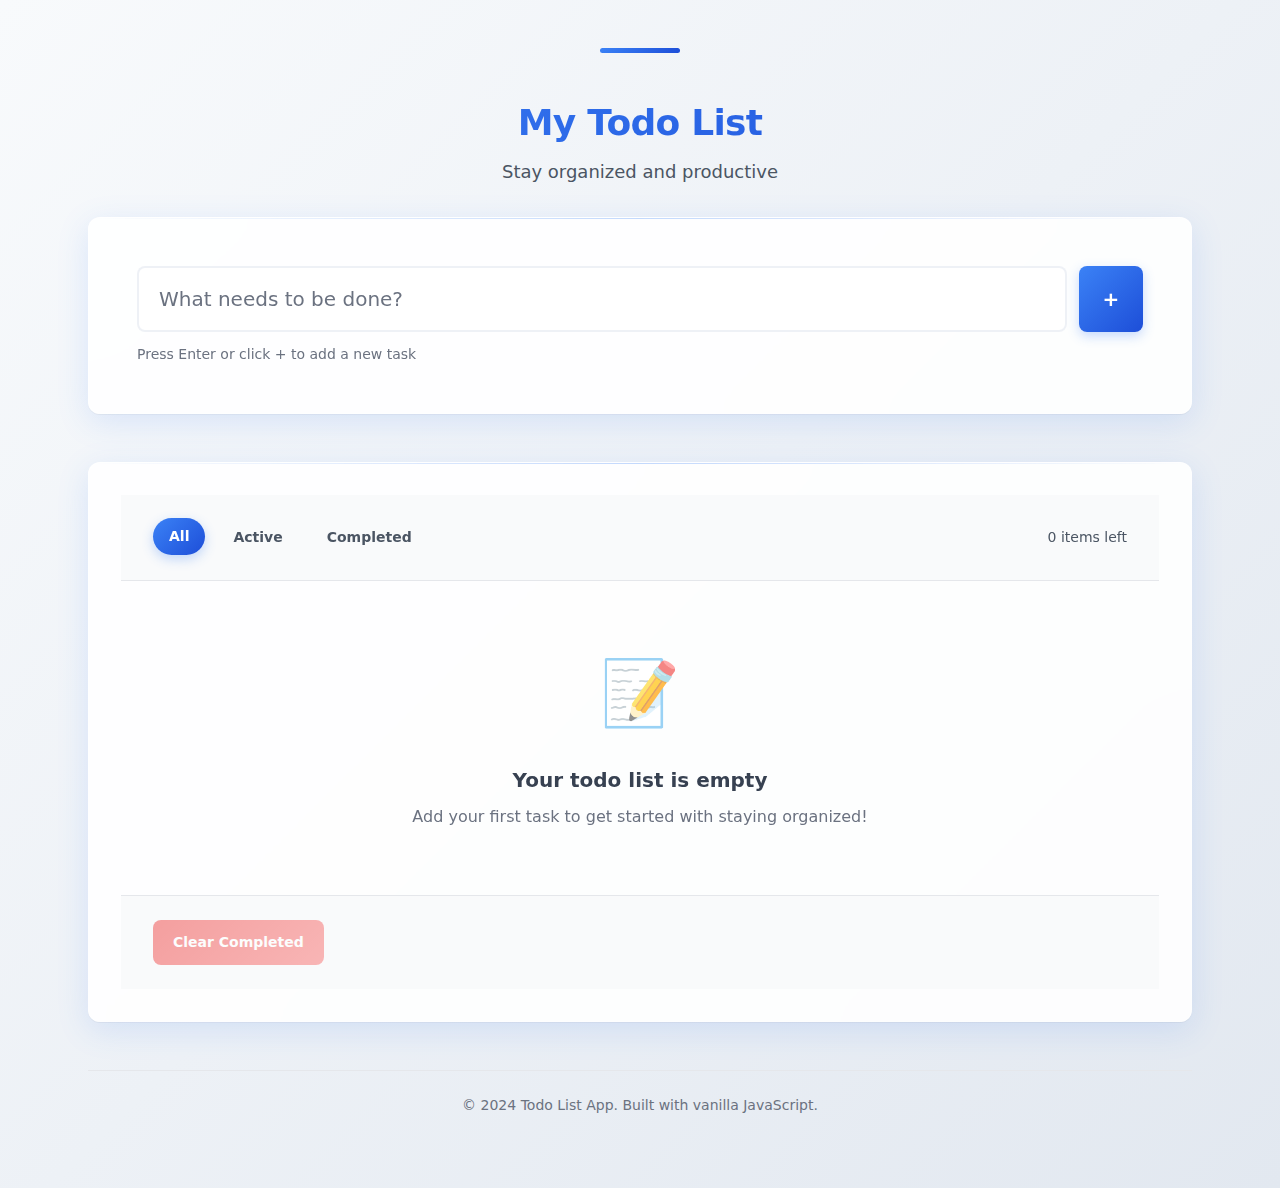
<file: todo-list/todo-list/index.html>
<!DOCTYPE html>
<html lang="en">
<head>
    <meta charset="UTF-8">
    <meta name="viewport" content="width=device-width, initial-scale=1.0">
    <meta name="description" content="Personal Todo List Application - Manage your tasks efficiently">
    <title>Todo List App</title>
    <link rel="stylesheet" href="styles.css">
</head>
<body>
    <a href="#main-content" class="skip-link">Skip to main content</a>
    <div class="container">
        <header class="app-header">
            <h1>My Todo List</h1>
            <p>Stay organized and productive</p>
        </header>

        <main class="app-main" id="main-content">
            <section class="todo-input-section">
                <form class="todo-form" id="todo-form" aria-label="Add new todo">
                    <div class="input-group">
                        <label for="todo-input" class="sr-only">New todo item</label>
                        <input 
                            type="text" 
                            id="todo-input" 
                            class="todo-input" 
                            placeholder="What needs to be done?" 
                            required
                            aria-describedby="todo-input-help"
                        >
                        <button type="submit" class="add-btn" aria-label="Add todo">
                            <span aria-hidden="true">+</span>
                            <span class="sr-only">Add</span>
                        </button>
                    </div>
                    <div id="todo-input-help" class="input-help">
                        Press Enter or click + to add a new task
                    </div>
                </form>
            </section>

            <section class="todo-list-section">
                <div class="todo-controls">
                    <div class="filter-controls">
                        <button class="filter-btn active" data-filter="all">All</button>
                        <button class="filter-btn" data-filter="active">Active</button>
                        <button class="filter-btn" data-filter="completed">Completed</button>
                    </div>
                    <div class="todo-stats">
                        <span id="todo-count">0 items left</span>
                    </div>
                </div>

                <ul class="todo-list" id="todo-list" aria-label="Todo items">
                    <!-- Todo items will be dynamically inserted here -->
                </ul>

                <div class="bulk-actions">
                    <button class="bulk-action-btn" id="clear-completed" disabled>
                        Clear Completed
                    </button>
                </div>
            </section>
        </main>

        <footer class="app-footer">
            <p>&copy; 2024 Todo List App. Built with vanilla JavaScript.</p>
        </footer>
    </div>

    <script src="script.js"></script>
</body>
</html>
</file>
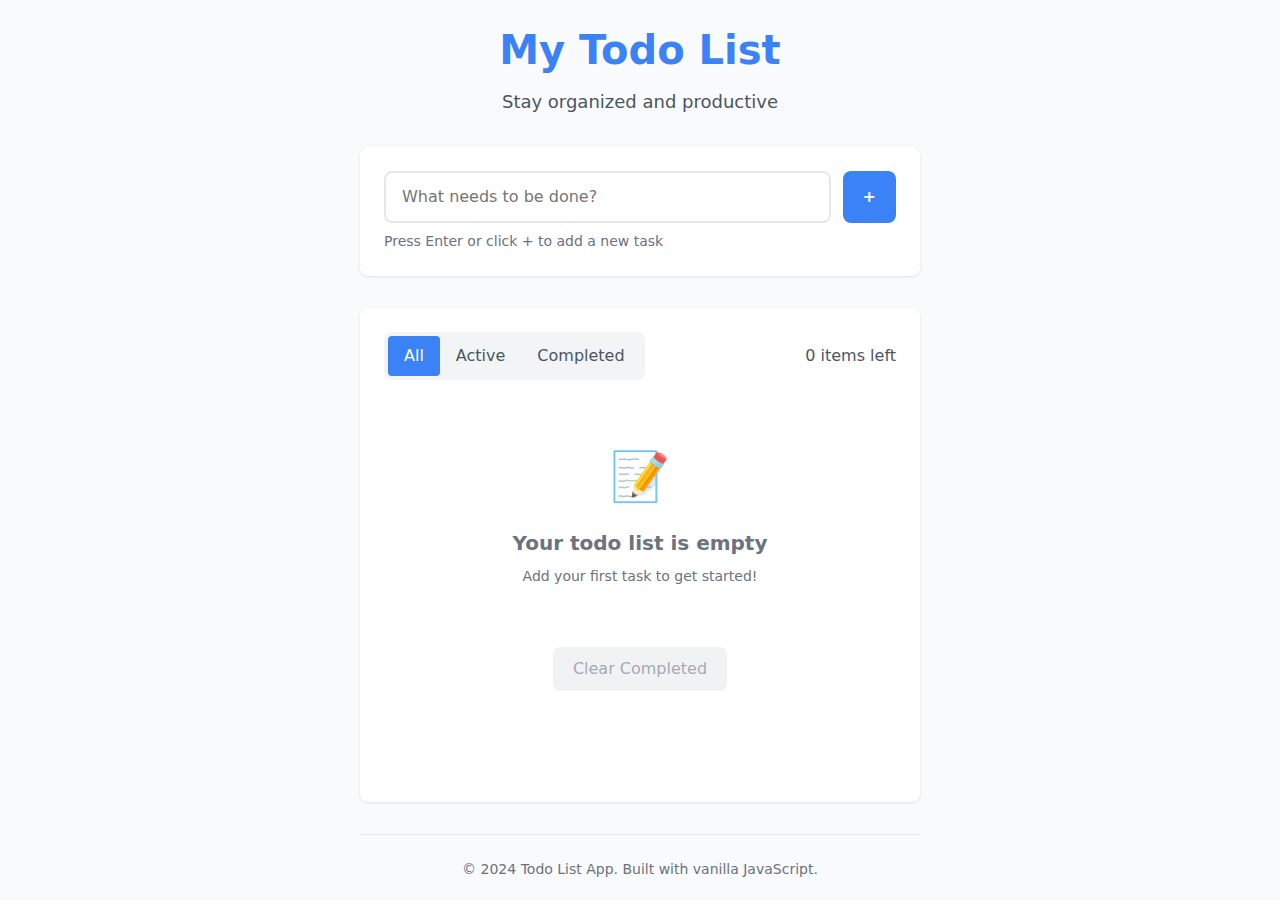
<file: todo-list/todo-list/index-optimized.html>
<!DOCTYPE html>
<html lang="en">
<head>
<meta charset="UTF-8">
<meta name="viewport" content="width=device-width,initial-scale=1.0">
<meta name="description" content="Personal Todo List Application - Manage your tasks efficiently">
<title>Todo List App</title>
<link rel="stylesheet" href="styles-optimized.css">
</head>
<body>
<a href="#main-content" class="skip-link">Skip to main content</a>
<div class="container">
<header class="app-header">
<h1>My Todo List</h1>
<p>Stay organized and productive</p>
</header>
<main class="app-main" id="main-content">
<section class="todo-input-section">
<form class="todo-form" id="todo-form" aria-label="Add new todo">
<div class="input-group">
<label for="todo-input" class="sr-only">New todo item</label>
<input type="text" id="todo-input" class="todo-input" placeholder="What needs to be done?" required aria-describedby="todo-input-help">
<button type="submit" class="add-btn" aria-label="Add todo"><span aria-hidden="true">+</span><span class="sr-only">Add</span></button>
</div>
<div id="todo-input-help" class="input-help">Press Enter or click + to add a new task</div>
</form>
</section>
<section class="todo-list-section">
<div class="todo-controls">
<div class="filter-controls">
<button class="filter-btn active" data-filter="all">All</button>
<button class="filter-btn" data-filter="active">Active</button>
<button class="filter-btn" data-filter="completed">Completed</button>
</div>
<div class="todo-stats">
<span id="todo-count">0 items left</span>
</div>
</div>
<ul class="todo-list" id="todo-list" aria-label="Todo items"></ul>
<div class="bulk-actions">
<button class="bulk-action-btn" id="clear-completed" disabled>Clear Completed</button>
</div>
</section>
</main>
<footer class="app-footer">
<p>&copy; 2024 Todo List App. Built with vanilla JavaScript.</p>
</footer>
</div>
<script src="script-optimized.js"></script>
</body>
</html>
</file>
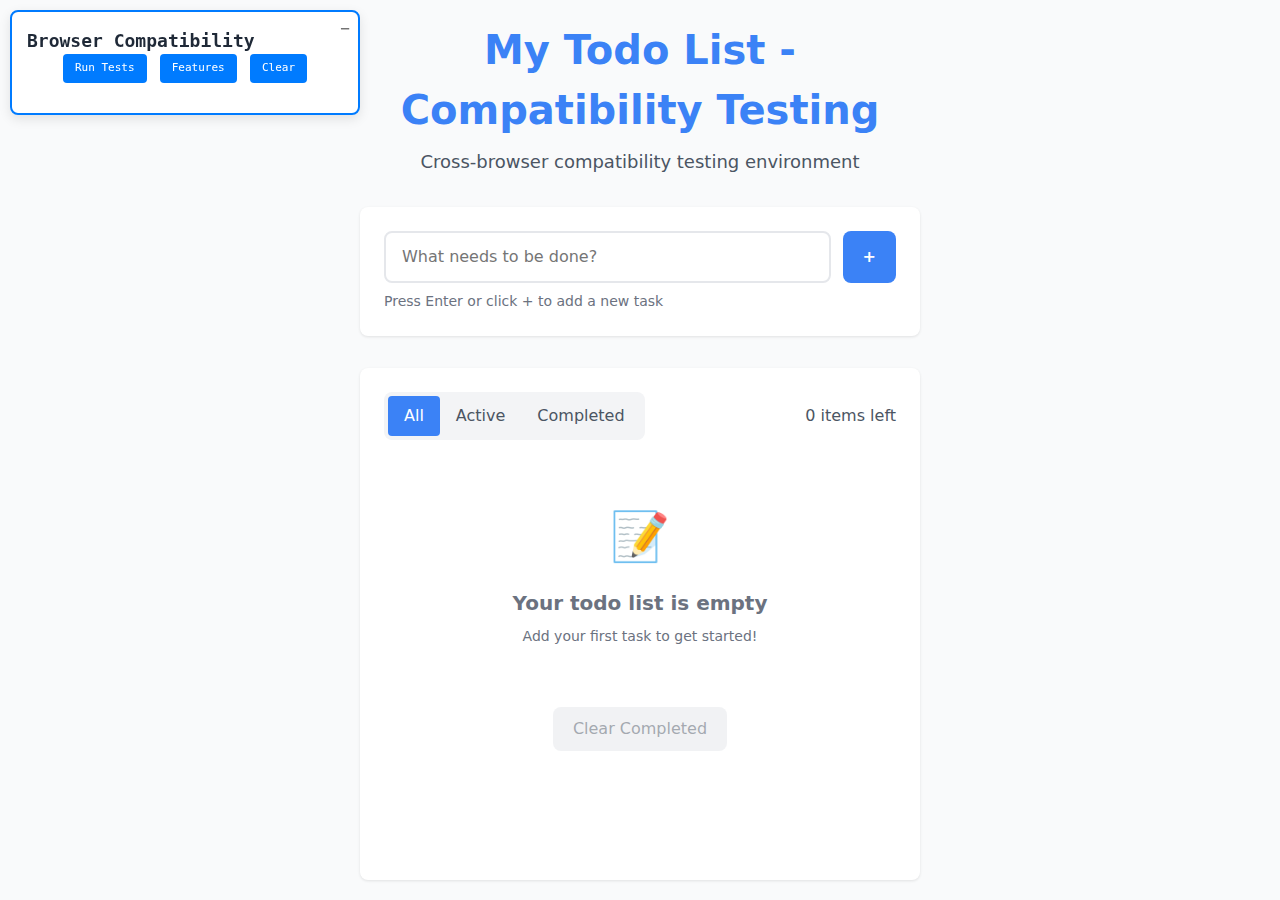
<file: todo-list/todo-list/test-compatibility.html>
<!DOCTYPE html>
<html lang="en">
<head>
    <meta charset="UTF-8">
    <meta name="viewport" content="width=device-width, initial-scale=1.0">
    <title>Cross-Browser Compatibility Tests - Todo App</title>
    <link rel="stylesheet" href="styles-optimized.css">
    <style>
        .test-panel {
            position: fixed;
            top: 10px;
            left: 10px;
            background: white;
            border: 2px solid #007bff;
            border-radius: 8px;
            padding: 15px;
            width: 350px;
            max-height: 80vh;
            overflow-y: auto;
            z-index: 1000;
            font-family: monospace;
            font-size: 12px;
            box-shadow: 0 4px 12px rgba(0,0,0,0.1);
        }
        .test-section {
            margin-bottom: 15px;
            padding-bottom: 10px;
            border-bottom: 1px solid #eee;
        }
        .test-section h3 {
            margin: 0 0 8px 0;
            color: #333;
            font-size: 14px;
        }
        .test-result {
            display: flex;
            justify-content: space-between;
            align-items: center;
            margin: 4px 0;
            padding: 2px 0;
        }
        .status-pass { color: #28a745; }
        .status-fail { color: #dc3545; }
        .status-warning { color: #ffc107; }
        .test-controls {
            margin-bottom: 15px;
            text-align: center;
        }
        .test-btn {
            background: #007bff;
            color: white;
            border: none;
            padding: 6px 12px;
            border-radius: 4px;
            cursor: pointer;
            margin: 0 3px;
            font-size: 11px;
        }
        .test-btn:hover { background: #0056b3; }
        .feature-grid {
            display: grid;
            grid-template-columns: 2fr 1fr;
            gap: 8px;
            font-size: 11px;
        }
        .minimize-btn {
            position: absolute;
            top: 5px;
            right: 8px;
            background: none;
            border: none;
            font-size: 16px;
            cursor: pointer;
            color: #666;
        }
        .test-panel.minimized {
            height: 40px;
            overflow: hidden;
        }
        .test-panel.minimized .test-content {
            display: none;
        }
    </style>
</head>
<body>
    <div class="test-panel" id="test-panel">
        <button class="minimize-btn" onclick="togglePanel()">−</button>
        <h2>Browser Compatibility</h2>
        <div class="test-content">
            <div class="test-controls">
                <button class="test-btn" onclick="runCompatibilityTests()">Run Tests</button>
                <button class="test-btn" onclick="runFeatureTests()">Features</button>
                <button class="test-btn" onclick="clearResults()">Clear</button>
            </div>
            <div id="results"></div>
        </div>
    </div>

    <!-- Main App -->
    <a href="#main-content" class="skip-link">Skip to main content</a>
    <div class="container">
        <header class="app-header">
            <h1>My Todo List - Compatibility Testing</h1>
            <p>Cross-browser compatibility testing environment</p>
        </header>

        <main class="app-main" id="main-content">
            <section class="todo-input-section">
                <form class="todo-form" id="todo-form" aria-label="Add new todo">
                    <div class="input-group">
                        <label for="todo-input" class="sr-only">New todo item</label>
                        <input type="text" id="todo-input" class="todo-input" placeholder="What needs to be done?" required aria-describedby="todo-input-help">
                        <button type="submit" class="add-btn" aria-label="Add todo">
                            <span aria-hidden="true">+</span>
                            <span class="sr-only">Add</span>
                        </button>
                    </div>
                    <div id="todo-input-help" class="input-help">Press Enter or click + to add a new task</div>
                </form>
            </section>

            <section class="todo-list-section">
                <div class="todo-controls">
                    <div class="filter-controls">
                        <button class="filter-btn active" data-filter="all">All</button>
                        <button class="filter-btn" data-filter="active">Active</button>
                        <button class="filter-btn" data-filter="completed">Completed</button>
                    </div>
                    <div class="todo-stats">
                        <span id="todo-count">0 items left</span>
                    </div>
                </div>
                <ul class="todo-list" id="todo-list" aria-label="Todo items"></ul>
                <div class="bulk-actions">
                    <button class="bulk-action-btn" id="clear-completed" disabled>Clear Completed</button>
                </div>
            </section>
        </main>
    </div>

    <script src="script-optimized.js"></script>
    <script>
        // Browser compatibility testing utilities
        class BrowserTester {
            constructor() {
                this.results = {};
                this.userAgent = navigator.userAgent;
                this.browserInfo = this.detectBrowser();
            }

            // Detect browser information
            detectBrowser() {
                const ua = this.userAgent;
                let browser = 'Unknown';
                let version = 'Unknown';
                let engine = 'Unknown';

                // Chrome
                if (ua.includes('Chrome') && !ua.includes('Edg')) {
                    browser = 'Chrome';
                    version = ua.match(/Chrome\/(\d+)/)?.[1] || 'Unknown';
                    engine = 'Blink';
                }
                // Edge
                else if (ua.includes('Edg')) {
                    browser = 'Edge';
                    version = ua.match(/Edg\/(\d+)/)?.[1] || 'Unknown';
                    engine = 'Blink';
                }
                // Firefox
                else if (ua.includes('Firefox')) {
                    browser = 'Firefox';
                    version = ua.match(/Firefox\/(\d+)/)?.[1] || 'Unknown';
                    engine = 'Gecko';
                }
                // Safari
                else if (ua.includes('Safari') && !ua.includes('Chrome')) {
                    browser = 'Safari';
                    version = ua.match(/Version\/(\d+)/)?.[1] || 'Unknown';
                    engine = 'WebKit';
                }

                return { browser, version, engine };
            }

            // Test modern JavaScript features
            testJavaScriptFeatures() {
                const tests = [
                    {
                        name: 'ES6 Classes',
                        test: () => typeof class {} === 'function'
                    },
                    {
                        name: 'Arrow Functions', 
                        test: () => {
                            try {
                                eval('(() => {})');
                                return true;
                            } catch (e) { return false; }
                        }
                    },
                    {
                        name: 'Template Literals',
                        test: () => {
                            try {
                                eval('`test ${1}`');
                                return true;
                            } catch (e) { return false; }
                        }
                    },
                    {
                        name: 'Destructuring',
                        test: () => {
                            try {
                                eval('const {a} = {a: 1}');
                                return true;
                            } catch (e) { return false; }
                        }
                    },
                    {
                        name: 'Promises',
                        test: () => typeof Promise !== 'undefined'
                    },
                    {
                        name: 'Map/Set',
                        test: () => typeof Map !== 'undefined' && typeof Set !== 'undefined'
                    },
                    {
                        name: 'Array.from',
                        test: () => typeof Array.from === 'function'
                    },
                    {
                        name: 'requestAnimationFrame',
                        test: () => typeof requestAnimationFrame === 'function'
                    }
                ];

                const results = {};
                tests.forEach(({ name, test }) => {
                    try {
                        results[name] = test();
                    } catch (e) {
                        results[name] = false;
                    }
                });

                return results;
            }

            // Test CSS features
            testCSSFeatures() {
                const tests = [
                    {
                        name: 'CSS Grid',
                        test: () => CSS.supports('display', 'grid')
                    },
                    {
                        name: 'Flexbox',
                        test: () => CSS.supports('display', 'flex')
                    },
                    {
                        name: 'CSS Variables',
                        test: () => CSS.supports('color', 'var(--test)')
                    },
                    {
                        name: 'CSS Transforms',
                        test: () => CSS.supports('transform', 'translateX(10px)')
                    },
                    {
                        name: 'CSS Transitions',
                        test: () => CSS.supports('transition', 'all 0.3s')
                    },
                    {
                        name: 'Border Radius',
                        test: () => CSS.supports('border-radius', '5px')
                    },
                    {
                        name: 'Box Shadow',
                        test: () => CSS.supports('box-shadow', '0 0 5px rgba(0,0,0,0.1)')
                    }
                ];

                const results = {};
                tests.forEach(({ name, test }) => {
                    try {
                        results[name] = typeof CSS !== 'undefined' ? test() : false;
                    } catch (e) {
                        results[name] = false;
                    }
                });

                return results;
            }

            // Test DOM API features
            testDOMFeatures() {
                const tests = [
                    {
                        name: 'localStorage',
                        test: () => typeof localStorage !== 'undefined'
                    },
                    {
                        name: 'addEventListener',
                        test: () => typeof document.addEventListener === 'function'
                    },
                    {
                        name: 'querySelector',
                        test: () => typeof document.querySelector === 'function'
                    },
                    {
                        name: 'classList',
                        test: () => 'classList' in document.createElement('div')
                    },
                    {
                        name: 'dataset',
                        test: () => 'dataset' in document.createElement('div')
                    },
                    {
                        name: 'FormData',
                        test: () => typeof FormData !== 'undefined'
                    }
                ];

                const results = {};
                tests.forEach(({ name, test }) => {
                    try {
                        results[name] = test();
                    } catch (e) {
                        results[name] = false;
                    }
                });

                return results;
            }

            // Test performance APIs
            testPerformanceAPIs() {
                const tests = [
                    {
                        name: 'performance.now',
                        test: () => typeof performance !== 'undefined' && typeof performance.now === 'function'
                    },
                    {
                        name: 'performance.timing',
                        test: () => typeof performance !== 'undefined' && performance.timing
                    },
                    {
                        name: 'performance.memory',
                        test: () => typeof performance !== 'undefined' && performance.memory
                    }
                ];

                const results = {};
                tests.forEach(({ name, test }) => {
                    try {
                        results[name] = test();
                    } catch (e) {
                        results[name] = false;
                    }
                });

                return results;
            }

            // Test app-specific functionality
            testAppFunctionality() {
                const tests = [
                    {
                        name: 'Todo App Initialized',
                        test: () => typeof window.todoApp !== 'undefined'
                    },
                    {
                        name: 'Add Todo Works',
                        test: () => {
                            if (!window.todoApp) return false;
                            try {
                                const initialCount = window.todoApp.getTodos().length;
                                window.todoApp.addTodo('Test compatibility');
                                const newCount = window.todoApp.getTodos().length;
                                return newCount === initialCount + 1;
                            } catch (e) {
                                return false;
                            }
                        }
                    },
                    {
                        name: 'Toggle Todo Works',
                        test: () => {
                            if (!window.todoApp) return false;
                            try {
                                const todos = window.todoApp.getTodos();
                                if (todos.length === 0) return false;
                                
                                const todo = todos[0];
                                const initialState = todo.completed;
                                window.todoApp.toggleTodo(todo.id);
                                return todo.completed !== initialState;
                            } catch (e) {
                                return false;
                            }
                        }
                    },
                    {
                        name: 'Filter Works',
                        test: () => {
                            if (!window.todoApp) return false;
                            try {
                                window.todoApp.setFilter('active');
                                window.todoApp.setFilter('completed');
                                window.todoApp.setFilter('all');
                                return true;
                            } catch (e) {
                                return false;
                            }
                        }
                    }
                ];

                const results = {};
                tests.forEach(({ name, test }) => {
                    try {
                        results[name] = test();
                    } catch (e) {
                        results[name] = false;
                    }
                });

                return results;
            }

            // Generate compatibility report
            generateReport() {
                return {
                    browser: this.browserInfo,
                    javascript: this.testJavaScriptFeatures(),
                    css: this.testCSSFeatures(),
                    dom: this.testDOMFeatures(),
                    performance: this.testPerformanceAPIs(),
                    app: this.testAppFunctionality(),
                    timestamp: new Date().toISOString()
                };
            }
        }

        // Global browser tester instance
        const browserTester = new BrowserTester();

        // Run compatibility tests
        function runCompatibilityTests() {
            const resultsDiv = document.getElementById('results');
            resultsDiv.innerHTML = '<div class="test-section"><h3>Running compatibility tests...</h3></div>';

            setTimeout(() => {
                const report = browserTester.generateReport();
                displayCompatibilityResults(report);
            }, 100);
        }

        // Run feature detection tests
        function runFeatureTests() {
            const resultsDiv = document.getElementById('results');
            resultsDiv.innerHTML = '<div class="test-section"><h3>Running feature detection...</h3></div>';

            setTimeout(() => {
                const report = browserTester.generateReport();
                displayFeatureResults(report);
            }, 100);
        }

        // Display compatibility results
        function displayCompatibilityResults(report) {
            const resultsDiv = document.getElementById('results');
            let html = '';

            // Browser info
            html += '<div class="test-section"><h3>🌐 Browser Info</h3>';
            html += `<div class="test-result"><span>Browser:</span><span>${report.browser.browser} ${report.browser.version}</span></div>`;
            html += `<div class="test-result"><span>Engine:</span><span>${report.browser.engine}</span></div>`;
            html += '</div>';

            // JavaScript compatibility
            const jsResults = report.javascript;
            const jsPass = Object.values(jsResults).filter(v => v).length;
            const jsTotal = Object.keys(jsResults).length;
            html += `<div class="test-section"><h3>📜 JavaScript (${jsPass}/${jsTotal})</h3>`;
            Object.entries(jsResults).forEach(([feature, supported]) => {
                const status = supported ? 'status-pass' : 'status-fail';
                const icon = supported ? '✅' : '❌';
                html += `<div class="test-result ${status}"><span>${feature}</span><span>${icon}</span></div>`;
            });
            html += '</div>';

            // CSS compatibility
            const cssResults = report.css;
            const cssPass = Object.values(cssResults).filter(v => v).length;
            const cssTotal = Object.keys(cssResults).length;
            html += `<div class="test-section"><h3>🎨 CSS (${cssPass}/${cssTotal})</h3>`;
            Object.entries(cssResults).forEach(([feature, supported]) => {
                const status = supported ? 'status-pass' : 'status-fail';
                const icon = supported ? '✅' : '❌';
                html += `<div class="test-result ${status}"><span>${feature}</span><span>${icon}</span></div>`;
            });
            html += '</div>';

            // App functionality
            const appResults = report.app;
            const appPass = Object.values(appResults).filter(v => v).length;
            const appTotal = Object.keys(appResults).length;
            html += `<div class="test-section"><h3>📝 App Functions (${appPass}/${appTotal})</h3>`;
            Object.entries(appResults).forEach(([feature, working]) => {
                const status = working ? 'status-pass' : 'status-fail';
                const icon = working ? '✅' : '❌';
                html += `<div class="test-result ${status}"><span>${feature}</span><span>${icon}</span></div>`;
            });
            html += '</div>';

            resultsDiv.innerHTML = html;
        }

        // Display feature results
        function displayFeatureResults(report) {
            const resultsDiv = document.getElementById('results');
            let html = '';

            // Overall compatibility score
            const allFeatures = {...report.javascript, ...report.css, ...report.dom, ...report.app};
            const supportedFeatures = Object.values(allFeatures).filter(v => v).length;
            const totalFeatures = Object.keys(allFeatures).length;
            const compatibilityScore = Math.round((supportedFeatures / totalFeatures) * 100);

            html += '<div class="test-section"><h3>📊 Compatibility Score</h3>';
            html += `<div class="test-result"><span>Overall Score:</span><span class="${compatibilityScore >= 90 ? 'status-pass' : compatibilityScore >= 75 ? 'status-warning' : 'status-fail'}">${compatibilityScore}%</span></div>`;
            html += `<div class="test-result"><span>Supported:</span><span>${supportedFeatures}/${totalFeatures}</span></div>`;
            html += '</div>';

            resultsDiv.innerHTML = html;
        }

        // Clear results
        function clearResults() {
            document.getElementById('results').innerHTML = '';
        }

        // Toggle panel visibility
        function togglePanel() {
            const panel = document.getElementById('test-panel');
            const btn = panel.querySelector('.minimize-btn');
            panel.classList.toggle('minimized');
            btn.textContent = panel.classList.contains('minimized') ? '+' : '−';
        }

        // Auto-run compatibility test on load
        document.addEventListener('DOMContentLoaded', () => {
            setTimeout(runCompatibilityTests, 1000);
        });
    </script>
</body>
</html>
</file>
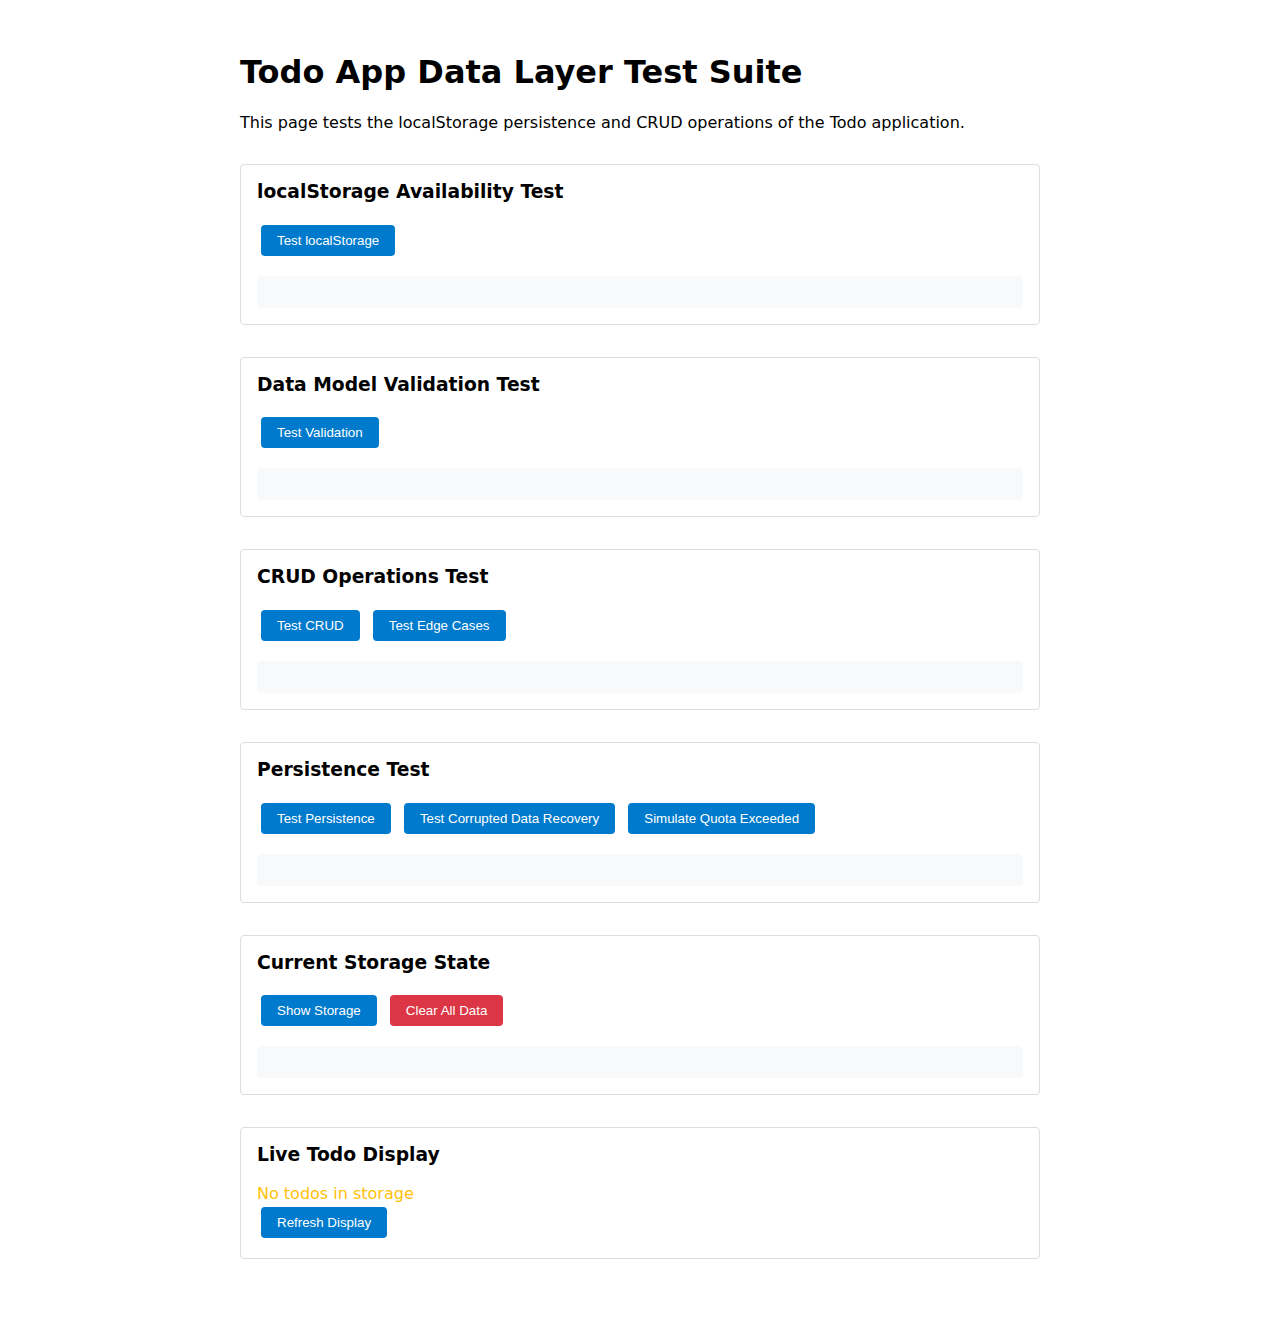
<file: todo-list/todo-list/test-data-layer.html>
<!DOCTYPE html>
<html lang="en">
<head>
    <meta charset="UTF-8">
    <meta name="viewport" content="width=device-width, initial-scale=1.0">
    <title>Data Layer Test - Todo App</title>
    <style>
        body { font-family: system-ui, sans-serif; max-width: 800px; margin: 0 auto; padding: 2rem; }
        .test-section { margin: 2rem 0; padding: 1rem; border: 1px solid #ddd; border-radius: 4px; }
        .test-section h3 { margin-top: 0; }
        .test-button { padding: 0.5rem 1rem; margin: 0.25rem; background: #007acc; color: white; border: none; border-radius: 4px; cursor: pointer; }
        .test-button:hover { background: #005c99; }
        .test-button.danger { background: #dc3545; }
        .test-button.danger:hover { background: #c82333; }
        .test-results { margin-top: 1rem; padding: 1rem; background: #f8f9fa; border-radius: 4px; }
        .success { color: #28a745; }
        .error { color: #dc3545; }
        .warning { color: #ffc107; }
        pre { background: #f1f3f4; padding: 1rem; border-radius: 4px; overflow-x: auto; }
        .todo-item { padding: 0.5rem; margin: 0.5rem 0; background: #fff; border: 1px solid #ddd; border-radius: 4px; }
        .completed { opacity: 0.7; text-decoration: line-through; }
    </style>
</head>
<body>
    <h1>Todo App Data Layer Test Suite</h1>
    <p>This page tests the localStorage persistence and CRUD operations of the Todo application.</p>

    <div class="test-section">
        <h3>localStorage Availability Test</h3>
        <button class="test-button" onclick="testLocalStorageAvailability()">Test localStorage</button>
        <div id="localStorage-results" class="test-results"></div>
    </div>

    <div class="test-section">
        <h3>Data Model Validation Test</h3>
        <button class="test-button" onclick="testDataModelValidation()">Test Validation</button>
        <div id="validation-results" class="test-results"></div>
    </div>

    <div class="test-section">
        <h3>CRUD Operations Test</h3>
        <button class="test-button" onclick="testCRUDOperations()">Test CRUD</button>
        <button class="test-button" onclick="testEdgeCases()">Test Edge Cases</button>
        <div id="crud-results" class="test-results"></div>
    </div>

    <div class="test-section">
        <h3>Persistence Test</h3>
        <button class="test-button" onclick="testPersistence()">Test Persistence</button>
        <button class="test-button" onclick="testCorruptedData()">Test Corrupted Data Recovery</button>
        <button class="test-button" onclick="testQuotaHandling()">Simulate Quota Exceeded</button>
        <div id="persistence-results" class="test-results"></div>
    </div>

    <div class="test-section">
        <h3>Current Storage State</h3>
        <button class="test-button" onclick="displayStorageState()">Show Storage</button>
        <button class="test-button danger" onclick="clearStorage()">Clear All Data</button>
        <div id="storage-results" class="test-results"></div>
    </div>

    <div class="test-section">
        <h3>Live Todo Display</h3>
        <div id="todo-display"></div>
        <button class="test-button" onclick="refreshTodoDisplay()">Refresh Display</button>
    </div>

    <!-- Include the TodoApp script -->
    <script src="script.js"></script>

    <script>
        let testApp;

        // Initialize a test instance of TodoApp
        function initTestApp() {
            try {
                testApp = new TodoApp();
                return testApp;
            } catch (error) {
                console.error('Failed to initialize test app:', error);
                return null;
            }
        }

        // Test localStorage availability
        function testLocalStorageAvailability() {
            const results = document.getElementById('localStorage-results');
            results.innerHTML = '';
            
            try {
                if (!testApp) testApp = initTestApp();
                if (!testApp) throw new Error('TodoApp initialization failed');

                testApp.checkLocalStorageAvailability();
                
                const testSize = testApp.estimateStorageSize([{
                    id: 'test',
                    text: 'Test todo',
                    completed: false,
                    created: new Date().toISOString()
                }]);

                results.innerHTML = `
                    <div class="success">✅ localStorage is available</div>
                    <div>Sample todo size: ${testSize} bytes</div>
                `;
            } catch (error) {
                results.innerHTML = `<div class="error">❌ localStorage test failed: ${error.message}</div>`;
            }
        }

        // Test data model validation
        function testDataModelValidation() {
            const results = document.getElementById('validation-results');
            results.innerHTML = '';
            
            if (!testApp) testApp = initTestApp();
            if (!testApp) {
                results.innerHTML = '<div class="error">❌ TodoApp initialization failed</div>';
                return;
            }

            const tests = [
                // Valid todo
                { 
                    todo: {
                        id: 'test_123',
                        text: 'Valid todo',
                        completed: false,
                        created: new Date().toISOString()
                    }, 
                    shouldPass: true, 
                    description: 'Valid todo object' 
                },
                // Invalid - missing ID
                { 
                    todo: { text: 'No ID', completed: false, created: new Date().toISOString() }, 
                    shouldPass: false, 
                    description: 'Missing ID' 
                },
                // Invalid - empty text
                { 
                    todo: { id: 'test_124', text: '', completed: false, created: new Date().toISOString() }, 
                    shouldPass: false, 
                    description: 'Empty text' 
                },
                // Invalid - text too long
                { 
                    todo: { 
                        id: 'test_125', 
                        text: 'x'.repeat(501), 
                        completed: false, 
                        created: new Date().toISOString() 
                    }, 
                    shouldPass: false, 
                    description: 'Text too long (501 chars)' 
                },
                // Invalid - bad completed type
                { 
                    todo: { id: 'test_126', text: 'Bad completed', completed: 'false', created: new Date().toISOString() }, 
                    shouldPass: false, 
                    description: 'Invalid completed type (string instead of boolean)' 
                },
                // Invalid - bad created timestamp
                { 
                    todo: { id: 'test_127', text: 'Bad timestamp', completed: false, created: 'not-a-date' }, 
                    shouldPass: false, 
                    description: 'Invalid created timestamp' 
                }
            ];

            let passed = 0;
            let failed = 0;
            let resultsHtml = '';

            tests.forEach((test, index) => {
                try {
                    testApp.validateTodo(test.todo);
                    if (test.shouldPass) {
                        resultsHtml += `<div class="success">✅ Test ${index + 1}: ${test.description}</div>`;
                        passed++;
                    } else {
                        resultsHtml += `<div class="error">❌ Test ${index + 1}: ${test.description} (should have failed but passed)</div>`;
                        failed++;
                    }
                } catch (error) {
                    if (!test.shouldPass) {
                        resultsHtml += `<div class="success">✅ Test ${index + 1}: ${test.description} (correctly failed: ${error.message})</div>`;
                        passed++;
                    } else {
                        resultsHtml += `<div class="error">❌ Test ${index + 1}: ${test.description} (should have passed but failed: ${error.message})</div>`;
                        failed++;
                    }
                }
            });

            results.innerHTML = `
                <div><strong>Validation Test Results: ${passed} passed, ${failed} failed</strong></div>
                ${resultsHtml}
            `;
        }

        // Test CRUD operations
        function testCRUDOperations() {
            const results = document.getElementById('crud-results');
            results.innerHTML = '';
            
            if (!testApp) testApp = initTestApp();
            if (!testApp) {
                results.innerHTML = '<div class="error">❌ TodoApp initialization failed</div>';
                return;
            }

            let resultsHtml = '';

            try {
                // Clear existing todos for clean test
                testApp.clearAllTodos();
                resultsHtml += '<div class="success">✅ Cleared existing todos</div>';

                // Test CREATE
                const todo1 = testApp.addTodo('Test todo 1');
                const todo2 = testApp.addTodo('Test todo 2');
                resultsHtml += `<div class="success">✅ Created 2 todos</div>`;

                // Test READ
                const allTodos = testApp.getTodos();
                if (allTodos.length === 2) {
                    resultsHtml += `<div class="success">✅ Read todos: ${allTodos.length} items</div>`;
                } else {
                    throw new Error(`Expected 2 todos, got ${allTodos.length}`);
                }

                const retrievedTodo = testApp.getTodo(todo1.id);
                if (retrievedTodo.text === 'Test todo 1') {
                    resultsHtml += `<div class="success">✅ Retrieved specific todo by ID</div>`;
                } else {
                    throw new Error('Retrieved todo does not match expected');
                }

                // Test UPDATE
                const updatedTodo = testApp.updateTodo(todo1.id, { text: 'Updated todo 1', completed: true });
                if (updatedTodo.text === 'Updated todo 1' && updatedTodo.completed === true) {
                    resultsHtml += `<div class="success">✅ Updated todo text and completed status</div>`;
                } else {
                    throw new Error('Todo update failed');
                }

                // Test TOGGLE
                const toggledTodo = testApp.toggleTodo(todo2.id);
                if (toggledTodo.completed === true) {
                    resultsHtml += `<div class="success">✅ Toggled todo completion status</div>`;
                } else {
                    throw new Error('Todo toggle failed');
                }

                // Test DELETE
                const deletedTodo = testApp.deleteTodo(todo1.id);
                if (deletedTodo.id === todo1.id) {
                    resultsHtml += `<div class="success">✅ Deleted todo</div>`;
                } else {
                    throw new Error('Todo deletion failed');
                }

                const remainingTodos = testApp.getTodos();
                if (remainingTodos.length === 1) {
                    resultsHtml += `<div class="success">✅ Verified deletion: ${remainingTodos.length} todos remaining</div>`;
                } else {
                    throw new Error(`Expected 1 todo remaining, got ${remainingTodos.length}`);
                }

                resultsHtml += '<div class="success"><strong>✅ All CRUD operations passed!</strong></div>';

            } catch (error) {
                resultsHtml += `<div class="error">❌ CRUD test failed: ${error.message}</div>`;
            }

            results.innerHTML = resultsHtml;
        }

        // Test edge cases
        function testEdgeCases() {
            const results = document.getElementById('crud-results');
            
            if (!testApp) testApp = initTestApp();
            if (!testApp) {
                results.innerHTML += '<div class="error">❌ TodoApp initialization failed</div>';
                return;
            }

            let resultsHtml = '<div><strong>Edge Case Tests:</strong></div>';

            try {
                // Test operations on non-existent todo
                try {
                    testApp.getTodo('non-existent-id');
                    resultsHtml += '<div class="error">❌ Should have failed to get non-existent todo</div>';
                } catch (error) {
                    resultsHtml += '<div class="success">✅ Correctly failed to get non-existent todo</div>';
                }

                try {
                    testApp.updateTodo('non-existent-id', { text: 'Updated' });
                    resultsHtml += '<div class="error">❌ Should have failed to update non-existent todo</div>';
                } catch (error) {
                    resultsHtml += '<div class="success">✅ Correctly failed to update non-existent todo</div>';
                }

                try {
                    testApp.deleteTodo('non-existent-id');
                    resultsHtml += '<div class="error">❌ Should have failed to delete non-existent todo</div>';
                } catch (error) {
                    resultsHtml += '<div class="success">✅ Correctly failed to delete non-existent todo</div>';
                }

                // Test invalid inputs
                try {
                    testApp.addTodo('');
                    resultsHtml += '<div class="error">❌ Should have failed to add empty todo</div>';
                } catch (error) {
                    resultsHtml += '<div class="success">✅ Correctly failed to add empty todo</div>';
                }

                try {
                    testApp.addTodo(null);
                    resultsHtml += '<div class="error">❌ Should have failed to add null todo</div>';
                } catch (error) {
                    resultsHtml += '<div class="success">✅ Correctly failed to add null todo</div>';
                }

                resultsHtml += '<div class="success"><strong>✅ All edge case tests passed!</strong></div>';

            } catch (error) {
                resultsHtml += `<div class="error">❌ Edge case test failed: ${error.message}</div>`;
            }

            results.innerHTML += resultsHtml;
        }

        // Test persistence
        function testPersistence() {
            const results = document.getElementById('persistence-results');
            results.innerHTML = '';
            
            if (!testApp) testApp = initTestApp();
            if (!testApp) {
                results.innerHTML = '<div class="error">❌ TodoApp initialization failed</div>';
                return;
            }

            try {
                // Clear and add test data
                testApp.clearAllTodos();
                const todo1 = testApp.addTodo('Persistent todo 1');
                const todo2 = testApp.addTodo('Persistent todo 2');
                testApp.toggleTodo(todo2.id); // Mark as completed

                // Simulate page reload by creating a new TodoApp instance
                const newApp = new TodoApp();
                const loadedTodos = newApp.getTodos();

                if (loadedTodos.length === 2) {
                    results.innerHTML += '<div class="success">✅ Todos persisted after reload simulation</div>';
                } else {
                    throw new Error(`Expected 2 todos after reload, got ${loadedTodos.length}`);
                }

                const completedTodo = loadedTodos.find(t => t.completed);
                if (completedTodo) {
                    results.innerHTML += '<div class="success">✅ Todo completion status persisted</div>';
                } else {
                    throw new Error('Completed todo not found after reload');
                }

                results.innerHTML += `
                    <div class="success"><strong>✅ Persistence test passed!</strong></div>
                    <pre>${JSON.stringify(loadedTodos, null, 2)}</pre>
                `;

            } catch (error) {
                results.innerHTML = `<div class="error">❌ Persistence test failed: ${error.message}</div>`;
            }
        }

        // Test corrupted data recovery
        function testCorruptedData() {
            const results = document.getElementById('persistence-results');
            
            try {
                // Save current data
                const currentData = localStorage.getItem('todos');
                
                // Inject corrupted data
                localStorage.setItem('todos', '{"invalid": "json');
                
                // Create new app - should handle corrupted data gracefully
                const newApp = new TodoApp();
                const todos = newApp.getTodos();
                
                if (Array.isArray(todos)) {
                    results.innerHTML += '<div class="success">✅ Corrupted data handled gracefully</div>';
                    
                    // Check if backup was created
                    const backupKeys = Object.keys(localStorage).filter(key => key.startsWith('todos_backup_'));
                    if (backupKeys.length > 0) {
                        results.innerHTML += '<div class="success">✅ Corrupted data backed up before reset</div>';
                    }
                } else {
                    throw new Error('Failed to handle corrupted data');
                }
                
                // Restore original data
                if (currentData) {
                    localStorage.setItem('todos', currentData);
                }

            } catch (error) {
                results.innerHTML += `<div class="error">❌ Corrupted data test failed: ${error.message}</div>`;
            }
        }

        // Simulate quota exceeded (simplified test)
        function testQuotaHandling() {
            const results = document.getElementById('persistence-results');
            
            try {
                if (!testApp) testApp = initTestApp();
                
                // We can't easily simulate actual quota exceeded, but we can test the logic
                // by temporarily reducing the warning threshold
                const originalWarnThreshold = 4 * 1024 * 1024;
                
                // Add a large todo to test size estimation
                const largeTodo = testApp.addTodo('x'.repeat(1000)); // 1KB todo
                const estimatedSize = testApp.estimateStorageSize([largeTodo]);
                
                if (estimatedSize > 1000) {
                    results.innerHTML += '<div class="success">✅ Storage size estimation working</div>';
                } else {
                    throw new Error('Storage size estimation failed');
                }

                // Test the quota handling method directly
                testApp.handleStorageQuotaExceeded();
                
                results.innerHTML += '<div class="success">✅ Quota exceeded handling method executed</div>';
                results.innerHTML += `<div>Estimated size: ${estimatedSize} bytes</div>`;

            } catch (error) {
                results.innerHTML += `<div class="error">❌ Quota handling test failed: ${error.message}</div>`;
            }
        }

        // Display current storage state
        function displayStorageState() {
            const results = document.getElementById('storage-results');
            
            try {
                const todos = JSON.parse(localStorage.getItem('todos') || '[]');
                const backupKeys = Object.keys(localStorage).filter(key => key.startsWith('todos_backup_'));
                const storageSize = JSON.stringify(todos).length;
                
                results.innerHTML = `
                    <div><strong>Current Storage State:</strong></div>
                    <div>Todos count: ${todos.length}</div>
                    <div>Storage size: ${storageSize} bytes</div>
                    <div>Backup entries: ${backupKeys.length}</div>
                    <pre>${JSON.stringify(todos, null, 2)}</pre>
                    ${backupKeys.length > 0 ? '<div class="warning">⚠️ Backup entries found (from corrupted data recovery)</div>' : ''}
                `;
            } catch (error) {
                results.innerHTML = `<div class="error">❌ Failed to display storage state: ${error.message}</div>`;
            }
        }

        // Clear all storage
        function clearStorage() {
            try {
                localStorage.clear();
                document.getElementById('storage-results').innerHTML = '<div class="success">✅ All localStorage cleared</div>';
                
                // Reinitialize test app
                testApp = null;
            } catch (error) {
                document.getElementById('storage-results').innerHTML = `<div class="error">❌ Failed to clear storage: ${error.message}</div>`;
            }
        }

        // Display current todos
        function refreshTodoDisplay() {
            const display = document.getElementById('todo-display');
            
            try {
                const todos = JSON.parse(localStorage.getItem('todos') || '[]');
                
                if (todos.length === 0) {
                    display.innerHTML = '<div class="warning">No todos in storage</div>';
                    return;
                }

                const todosHtml = todos.map(todo => `
                    <div class="todo-item ${todo.completed ? 'completed' : ''}">
                        <div><strong>ID:</strong> ${todo.id}</div>
                        <div><strong>Text:</strong> ${todo.text}</div>
                        <div><strong>Completed:</strong> ${todo.completed}</div>
                        <div><strong>Created:</strong> ${new Date(todo.created).toLocaleString()}</div>
                    </div>
                `).join('');

                display.innerHTML = `
                    <div><strong>${todos.length} todo(s) in storage:</strong></div>
                    ${todosHtml}
                `;

            } catch (error) {
                display.innerHTML = `<div class="error">❌ Failed to display todos: ${error.message}</div>`;
            }
        }

        // Initialize on page load
        document.addEventListener('DOMContentLoaded', () => {
            console.log('Test page loaded');
            refreshTodoDisplay();
        });
    </script>
</body>
</html>
</file>
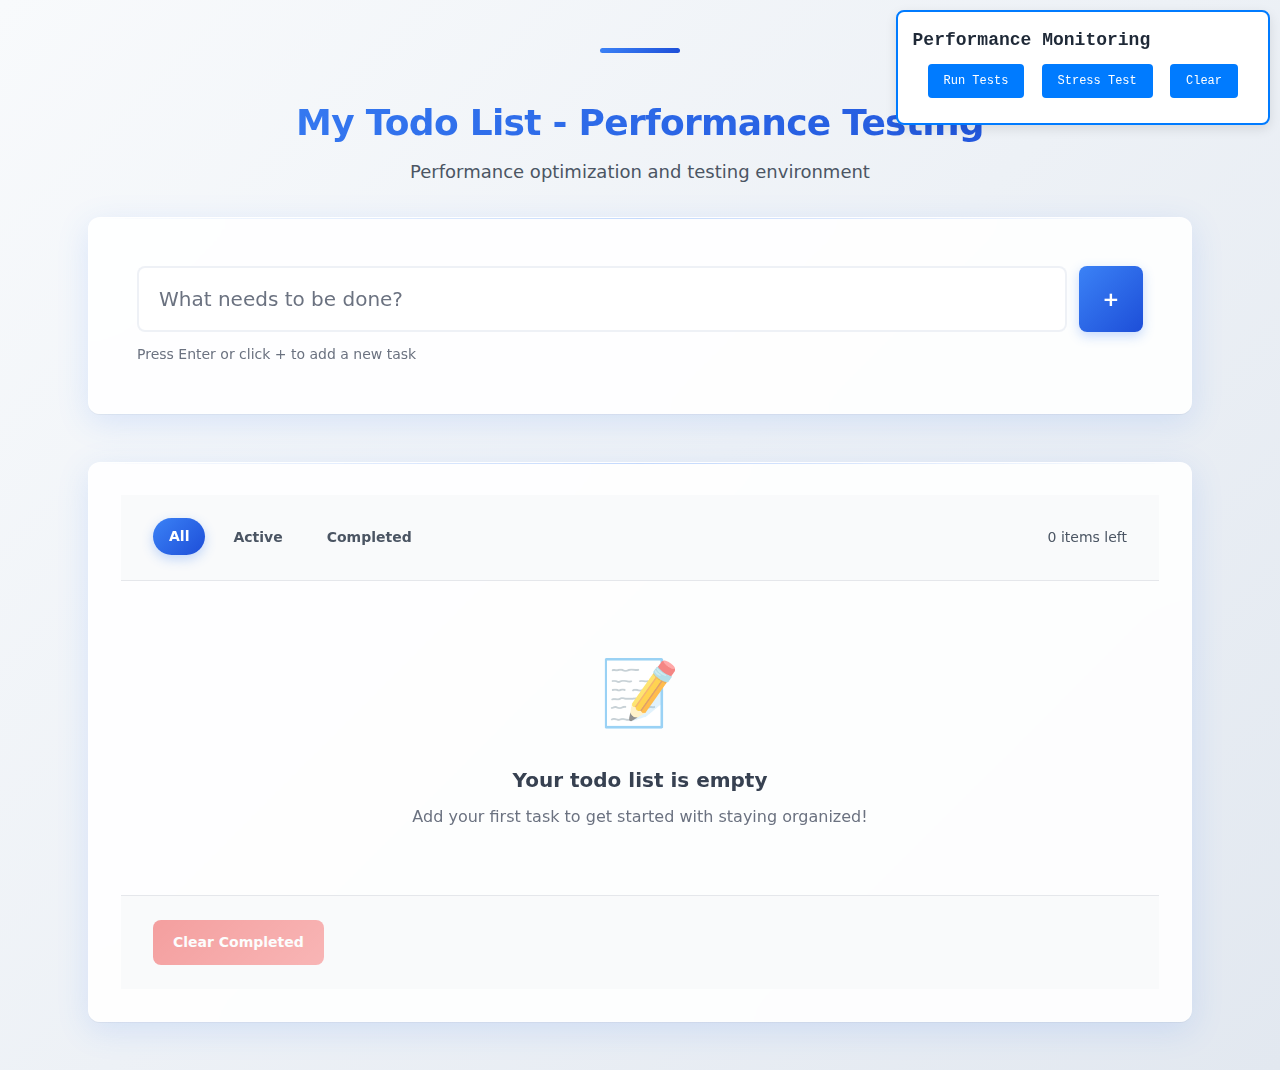
<file: todo-list/todo-list/test-performance.html>
<!DOCTYPE html>
<html lang="en">
<head>
    <meta charset="UTF-8">
    <meta name="viewport" content="width=device-width, initial-scale=1.0">
    <title>Todo App - Performance Tests</title>
    <link rel="stylesheet" href="styles.css">
    <style>
        .performance-results {
            position: fixed;
            top: 10px;
            right: 10px;
            background: white;
            border: 2px solid #007bff;
            border-radius: 8px;
            padding: 15px;
            min-width: 300px;
            max-height: 80vh;
            overflow-y: auto;
            z-index: 1000;
            font-family: monospace;
            font-size: 12px;
            box-shadow: 0 4px 12px rgba(0,0,0,0.1);
        }
        .test-section {
            margin-bottom: 15px;
            padding-bottom: 10px;
            border-bottom: 1px solid #eee;
        }
        .test-section h3 {
            margin: 0 0 8px 0;
            color: #333;
        }
        .metric {
            display: flex;
            justify-content: space-between;
            margin: 3px 0;
        }
        .metric.good { color: #28a745; }
        .metric.warning { color: #ffc107; }
        .metric.error { color: #dc3545; }
        .test-controls {
            margin: 10px;
            text-align: center;
        }
        .test-btn {
            background: #007bff;
            color: white;
            border: none;
            padding: 8px 16px;
            border-radius: 4px;
            cursor: pointer;
            margin: 0 5px;
        }
        .test-btn:hover { background: #0056b3; }
        .test-btn:disabled { 
            background: #6c757d; 
            cursor: not-allowed; 
        }
    </style>
</head>
<body>
    <div class="performance-results" id="performance-results">
        <h2>Performance Monitoring</h2>
        <div class="test-controls">
            <button class="test-btn" onclick="runPerformanceTests()">Run Tests</button>
            <button class="test-btn" onclick="runStressTest()">Stress Test</button>
            <button class="test-btn" onclick="clearResults()">Clear</button>
        </div>
        <div id="results"></div>
    </div>

    <a href="#main-content" class="skip-link">Skip to main content</a>
    <div class="container">
        <header class="app-header">
            <h1>My Todo List - Performance Testing</h1>
            <p>Performance optimization and testing environment</p>
        </header>

        <main class="app-main" id="main-content">
            <section class="todo-input-section">
                <form class="todo-form" id="todo-form" aria-label="Add new todo">
                    <div class="input-group">
                        <label for="todo-input" class="sr-only">New todo item</label>
                        <input 
                            type="text" 
                            id="todo-input" 
                            class="todo-input" 
                            placeholder="What needs to be done?" 
                            required
                            aria-describedby="todo-input-help"
                        >
                        <button type="submit" class="add-btn" aria-label="Add todo">
                            <span aria-hidden="true">+</span>
                            <span class="sr-only">Add</span>
                        </button>
                    </div>
                    <div id="todo-input-help" class="input-help">
                        Press Enter or click + to add a new task
                    </div>
                </form>
            </section>

            <section class="todo-list-section">
                <div class="todo-controls">
                    <div class="filter-controls">
                        <button class="filter-btn active" data-filter="all">All</button>
                        <button class="filter-btn" data-filter="active">Active</button>
                        <button class="filter-btn" data-filter="completed">Completed</button>
                    </div>
                    <div class="todo-stats">
                        <span id="todo-count">0 items left</span>
                    </div>
                </div>

                <ul class="todo-list" id="todo-list" aria-label="Todo items">
                </ul>

                <div class="bulk-actions">
                    <button class="bulk-action-btn" id="clear-completed" disabled>
                        Clear Completed
                    </button>
                </div>
            </section>
        </main>
    </div>

    <script src="script.js"></script>
    <script>
        // Performance testing utilities
        class PerformanceTester {
            constructor() {
                this.results = {};
                this.startTime = 0;
            }

            // Measure initial page load performance
            measurePageLoad() {
                if (performance.timing) {
                    const timing = performance.timing;
                    return {
                        domReady: timing.domContentLoadedEventEnd - timing.navigationStart,
                        pageLoad: timing.loadEventEnd - timing.navigationStart,
                        firstPaint: performance.getEntriesByType('paint')
                            .find(entry => entry.name === 'first-contentful-paint')?.startTime || 0,
                        domElements: document.querySelectorAll('*').length,
                        bundleSize: this.calculateBundleSize()
                    };
                }
                return {};
            }

            // Calculate approximate bundle size
            calculateBundleSize() {
                let totalSize = 0;
                const resources = performance.getEntriesByType('resource');
                resources.forEach(resource => {
                    if (resource.name.includes('styles.css') || 
                        resource.name.includes('script.js')) {
                        totalSize += resource.transferSize || resource.decodedBodySize || 0;
                    }
                });
                
                // Add HTML size estimate
                totalSize += document.documentElement.outerHTML.length;
                return Math.round(totalSize / 1024 * 100) / 100; // KB
            }

            // Measure operation performance
            measureOperation(operationName, operation) {
                const start = performance.now();
                const result = operation();
                const end = performance.now();
                
                this.results[operationName] = {
                    duration: Math.round((end - start) * 100) / 100,
                    timestamp: new Date().toISOString()
                };
                
                return result;
            }

            // Memory usage estimation
            measureMemoryUsage() {
                if (performance.memory) {
                    return {
                        used: Math.round(performance.memory.usedJSHeapSize / 1024 / 1024 * 100) / 100,
                        total: Math.round(performance.memory.totalJSHeapSize / 1024 / 1024 * 100) / 100,
                        limit: Math.round(performance.memory.jsHeapSizeLimit / 1024 / 1024 * 100) / 100
                    };
                }
                return null;
            }

            // Test DOM manipulation performance
            testDOMPerformance() {
                const testData = Array.from({length: 100}, (_, i) => `Test task ${i + 1}`);
                
                return this.measureOperation('bulkAdd', () => {
                    testData.forEach(text => {
                        window.todoApp.addTodo(text);
                    });
                });
            }

            // Test filtering performance
            testFilterPerformance() {
                const filters = ['all', 'active', 'completed'];
                const results = {};
                
                filters.forEach(filter => {
                    results[filter] = this.measureOperation(`filter_${filter}`, () => {
                        window.todoApp.setFilter(filter);
                    });
                });
                
                return results;
            }

            // Generate performance report
            generateReport() {
                const pageLoad = this.measurePageLoad();
                const memory = this.measureMemoryUsage();
                
                return {
                    pageLoad,
                    memory,
                    operations: this.results,
                    timestamp: new Date().toISOString()
                };
            }
        }

        // Global performance tester instance
        const perfTester = new PerformanceTester();

        // Run comprehensive performance tests
        function runPerformanceTests() {
            const resultsDiv = document.getElementById('results');
            resultsDiv.innerHTML = '<div class="test-section"><h3>Running tests...</h3></div>';

            setTimeout(() => {
                // Clear existing todos for consistent testing
                window.todoApp.clearAllTodos();
                
                // Test basic operations
                perfTester.measureOperation('addSingleTodo', () => {
                    window.todoApp.addTodo('Performance test item');
                });

                perfTester.measureOperation('toggleTodo', () => {
                    const todos = window.todoApp.todos;
                    if (todos.length > 0) {
                        window.todoApp.toggleTodo(todos[0].id);
                    }
                });

                perfTester.measureOperation('deleteTodo', () => {
                    const todos = window.todoApp.todos;
                    if (todos.length > 0) {
                        window.todoApp.deleteTodo(todos[0].id);
                    }
                });

                // Test bulk operations
                perfTester.testDOMPerformance();
                perfTester.testFilterPerformance();

                // Generate and display report
                const report = perfTester.generateReport();
                displayResults(report);
            }, 100);
        }

        // Run stress test with many items
        function runStressTest() {
            const resultsDiv = document.getElementById('results');
            resultsDiv.innerHTML = '<div class="test-section"><h3>Running stress test...</h3></div>';

            setTimeout(() => {
                window.todoApp.clearAllTodos();
                
                // Add 1000 items
                const stressTest = perfTester.measureOperation('addThousandItems', () => {
                    for (let i = 0; i < 1000; i++) {
                        window.todoApp.addTodo(`Stress test item ${i + 1}`);
                    }
                });

                // Test filtering with many items
                perfTester.testFilterPerformance();

                // Test clearing all
                perfTester.measureOperation('clearAll', () => {
                    window.todoApp.clearAllTodos();
                });

                const report = perfTester.generateReport();
                displayResults(report);
            }, 100);
        }

        // Display test results
        function displayResults(report) {
            const resultsDiv = document.getElementById('results');
            let html = '';

            // Page Load Metrics
            html += '<div class="test-section"><h3>📊 Page Load</h3>';
            if (report.pageLoad.domReady) {
                html += `<div class="metric ${report.pageLoad.domReady < 500 ? 'good' : report.pageLoad.domReady < 1000 ? 'warning' : 'error'}">
                    <span>DOM Ready:</span><span>${report.pageLoad.domReady}ms</span>
                </div>`;
            }
            if (report.pageLoad.pageLoad) {
                html += `<div class="metric ${report.pageLoad.pageLoad < 500 ? 'good' : report.pageLoad.pageLoad < 1000 ? 'warning' : 'error'}">
                    <span>Page Load:</span><span>${report.pageLoad.pageLoad}ms</span>
                </div>`;
            }
            if (report.pageLoad.firstPaint) {
                html += `<div class="metric ${report.pageLoad.firstPaint < 300 ? 'good' : report.pageLoad.firstPaint < 500 ? 'warning' : 'error'}">
                    <span>First Paint:</span><span>${Math.round(report.pageLoad.firstPaint)}ms</span>
                </div>`;
            }
            html += `<div class="metric ${report.pageLoad.bundleSize < 50 ? 'good' : report.pageLoad.bundleSize < 100 ? 'warning' : 'error'}">
                <span>Bundle Size:</span><span>${report.pageLoad.bundleSize}KB</span>
            </div>`;
            html += '</div>';

            // Memory Usage
            if (report.memory) {
                html += '<div class="test-section"><h3>💾 Memory</h3>';
                html += `<div class="metric ${report.memory.used < 10 ? 'good' : report.memory.used < 50 ? 'warning' : 'error'}">
                    <span>Used:</span><span>${report.memory.used}MB</span>
                </div>`;
                html += `<div class="metric">
                    <span>Total:</span><span>${report.memory.total}MB</span>
                </div>`;
                html += '</div>';
            }

            // Operation Performance
            html += '<div class="test-section"><h3>⚡ Operations</h3>';
            Object.entries(report.operations).forEach(([operation, data]) => {
                const isGood = data.duration < 100;
                const isWarning = data.duration < 200;
                const className = isGood ? 'good' : isWarning ? 'warning' : 'error';
                html += `<div class="metric ${className}">
                    <span>${operation}:</span><span>${data.duration}ms</span>
                </div>`;
            });
            html += '</div>';

            resultsDiv.innerHTML = html;
        }

        // Clear results
        function clearResults() {
            document.getElementById('results').innerHTML = '';
            perfTester.results = {};
        }

        // Auto-run basic performance measurement on load
        document.addEventListener('DOMContentLoaded', () => {
            setTimeout(() => {
                const initialReport = perfTester.generateReport();
                displayResults(initialReport);
            }, 1000);
        });

        // Monitor performance continuously
        setInterval(() => {
            const memory = perfTester.measureMemoryUsage();
            if (memory && memory.used > 50) {
                console.warn('Memory usage high:', memory.used, 'MB');
            }
        }, 5000);
    </script>
</body>
</html>
</file>
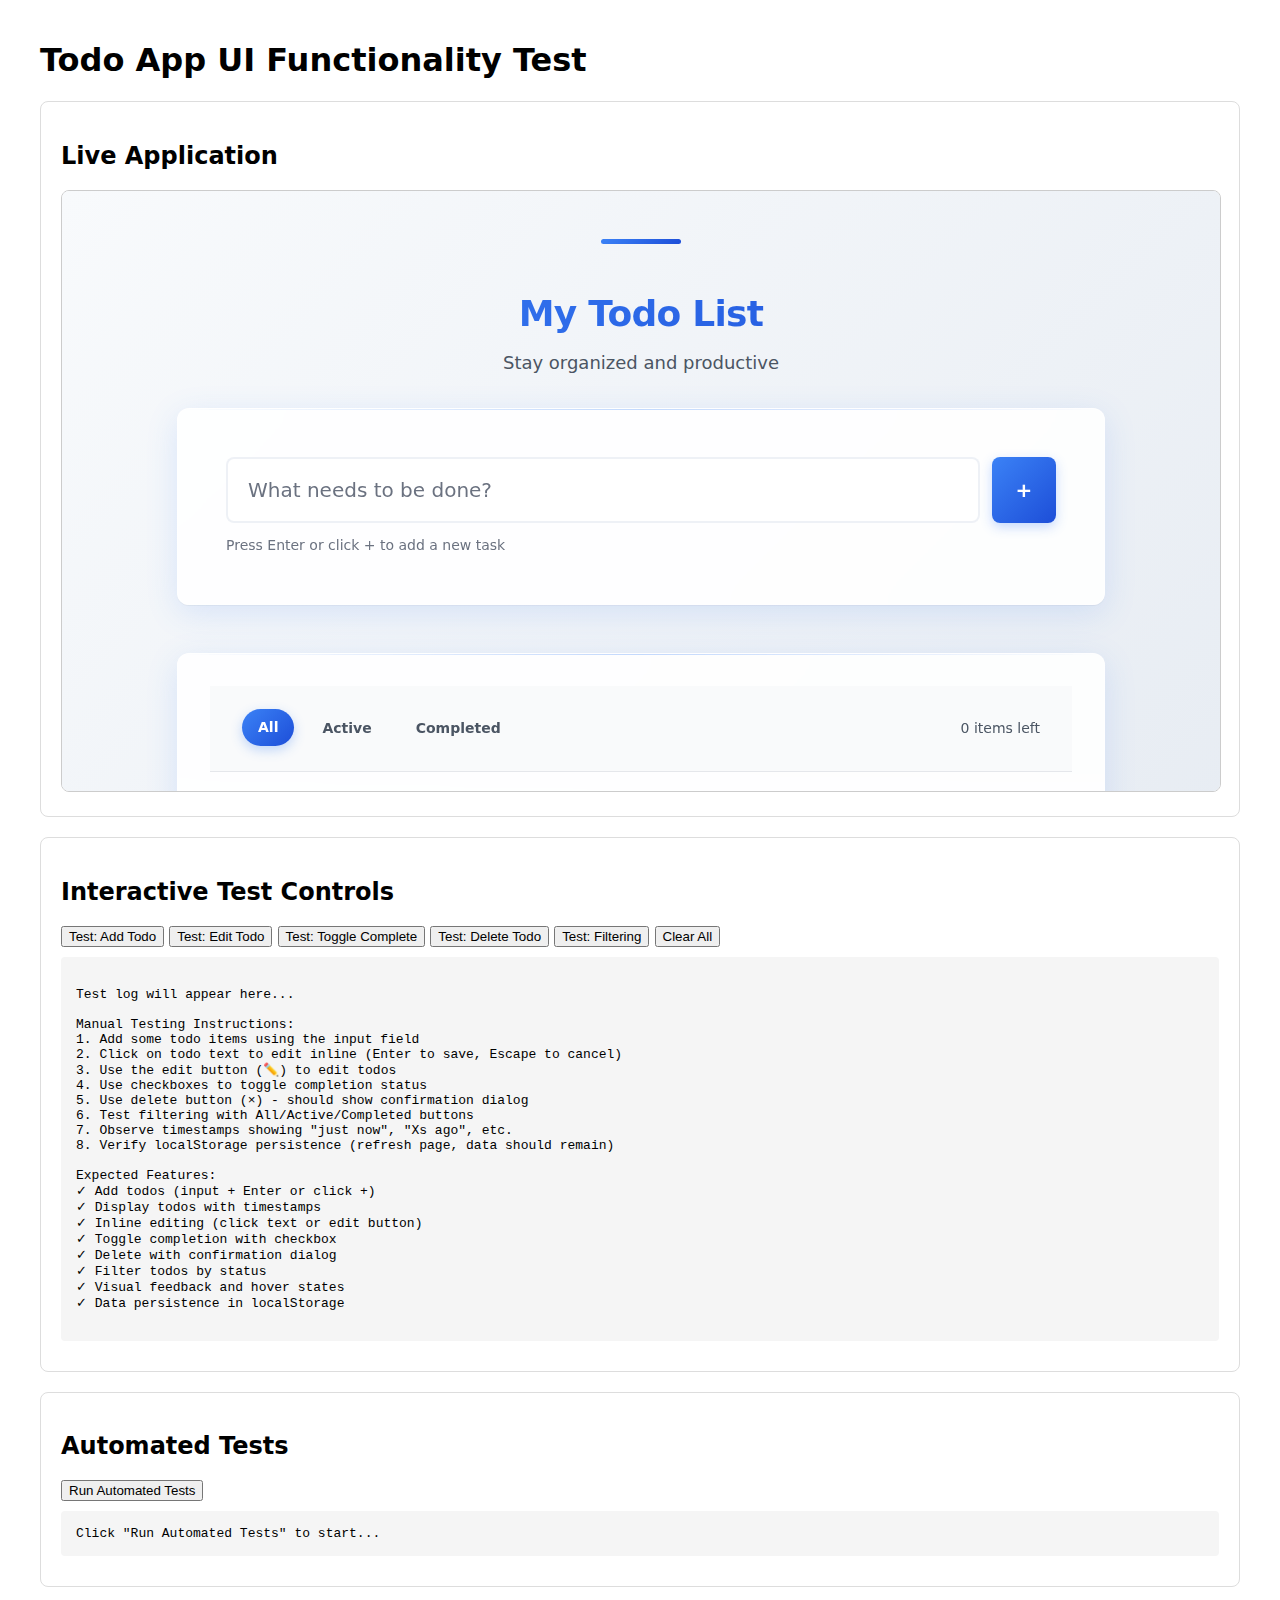
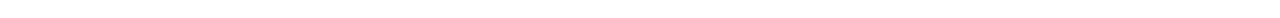
<file: todo-list/todo-list/test-ui-functionality.html>
<!DOCTYPE html>
<html lang="en">
<head>
    <meta charset="UTF-8">
    <meta name="viewport" content="width=device-width, initial-scale=1.0">
    <title>Todo App UI Functionality Test</title>
    <style>
        body { 
            font-family: system-ui, sans-serif; 
            padding: 20px; 
            max-width: 1200px; 
            margin: 0 auto; 
        }
        .test-section { 
            border: 1px solid #ddd; 
            padding: 20px; 
            margin: 20px 0; 
            border-radius: 8px; 
        }
        .success { color: green; }
        .error { color: red; }
        .info { color: blue; }
        .test-log { 
            background: #f5f5f5; 
            padding: 15px; 
            border-radius: 4px; 
            margin: 10px 0; 
            font-family: monospace; 
            white-space: pre-wrap; 
        }
        iframe { 
            width: 100%; 
            height: 600px; 
            border: 1px solid #ccc; 
            border-radius: 8px; 
        }
    </style>
</head>
<body>
    <h1>Todo App UI Functionality Test</h1>
    
    <div class="test-section">
        <h2>Live Application</h2>
        <iframe src="index.html" id="todoFrame"></iframe>
    </div>

    <div class="test-section">
        <h2>Interactive Test Controls</h2>
        <div id="testControls">
            <button onclick="testAddTodo()">Test: Add Todo</button>
            <button onclick="testEditTodo()">Test: Edit Todo</button>
            <button onclick="testToggleTodo()">Test: Toggle Complete</button>
            <button onclick="testDeleteTodo()">Test: Delete Todo</button>
            <button onclick="testFiltering()">Test: Filtering</button>
            <button onclick="clearAllTests()">Clear All</button>
        </div>
        
        <div class="test-log" id="testLog">
Test log will appear here...

Manual Testing Instructions:
1. Add some todo items using the input field
2. Click on todo text to edit inline (Enter to save, Escape to cancel)
3. Use the edit button (✏️) to edit todos
4. Use checkboxes to toggle completion status
5. Use delete button (×) - should show confirmation dialog
6. Test filtering with All/Active/Completed buttons
7. Observe timestamps showing "just now", "Xs ago", etc.
8. Verify localStorage persistence (refresh page, data should remain)

Expected Features:
✓ Add todos (input + Enter or click +)
✓ Display todos with timestamps
✓ Inline editing (click text or edit button)
✓ Toggle completion with checkbox
✓ Delete with confirmation dialog
✓ Filter todos by status
✓ Visual feedback and hover states
✓ Data persistence in localStorage
        </div>
    </div>

    <div class="test-section">
        <h2>Automated Tests</h2>
        <button onclick="runAutomatedTests()">Run Automated Tests</button>
        <div class="test-log" id="automatedTestLog">Click "Run Automated Tests" to start...</div>
    </div>

    <script>
        let testCount = 0;
        
        function log(message, type = 'info') {
            const testLog = document.getElementById('testLog');
            const timestamp = new Date().toLocaleTimeString();
            const className = type === 'success' ? 'success' : type === 'error' ? 'error' : 'info';
            testLog.innerHTML += `[${timestamp}] <span class="${className}">${message}</span>\n`;
            testLog.scrollTop = testLog.scrollHeight;
        }
        
        function logAutomated(message, type = 'info') {
            const testLog = document.getElementById('automatedTestLog');
            const timestamp = new Date().toLocaleTimeString();
            const className = type === 'success' ? 'success' : type === 'error' ? 'error' : 'info';
            testLog.innerHTML += `[${timestamp}] <span class="${className}">${message}</span>\n`;
            testLog.scrollTop = testLog.scrollHeight;
        }
        
        function getAppFromFrame() {
            try {
                return document.getElementById('todoFrame').contentWindow.todoApp;
            } catch (e) {
                log('Error: Cannot access iframe content. Testing manually...', 'error');
                return null;
            }
        }
        
        function testAddTodo() {
            const app = getAppFromFrame();
            if (!app) {
                log('Manual test: Please add a todo item in the app above', 'info');
                return;
            }
            
            const testText = `Test todo ${++testCount}`;
            try {
                app.addTodo(testText);
                log(`✓ Successfully added todo: "${testText}"`, 'success');
            } catch (error) {
                log(`✗ Failed to add todo: ${error.message}`, 'error');
            }
        }
        
        function testEditTodo() {
            const app = getAppFromFrame();
            if (!app) {
                log('Manual test: Click on any todo text to edit it inline', 'info');
                return;
            }
            
            const todos = app.getTodos();
            if (todos.length === 0) {
                log('No todos to edit. Add some todos first.', 'info');
                return;
            }
            
            try {
                const firstTodo = todos[0];
                const newText = `${firstTodo.text} (edited)`;
                app.updateTodo(firstTodo.id, { text: newText });
                log(`✓ Successfully edited todo to: "${newText}"`, 'success');
            } catch (error) {
                log(`✗ Failed to edit todo: ${error.message}`, 'error');
            }
        }
        
        function testToggleTodo() {
            const app = getAppFromFrame();
            if (!app) {
                log('Manual test: Click checkboxes to toggle completion status', 'info');
                return;
            }
            
            const todos = app.getTodos();
            if (todos.length === 0) {
                log('No todos to toggle. Add some todos first.', 'info');
                return;
            }
            
            try {
                const firstTodo = todos[0];
                const wasCompleted = firstTodo.completed;
                app.toggleTodo(firstTodo.id);
                log(`✓ Successfully toggled todo "${firstTodo.text}" from ${wasCompleted ? 'completed' : 'active'} to ${!wasCompleted ? 'completed' : 'active'}`, 'success');
            } catch (error) {
                log(`✗ Failed to toggle todo: ${error.message}`, 'error');
            }
        }
        
        function testDeleteTodo() {
            const app = getAppFromFrame();
            if (!app) {
                log('Manual test: Click delete button (×) on any todo', 'info');
                return;
            }
            
            const todos = app.getTodos();
            if (todos.length === 0) {
                log('No todos to delete. Add some todos first.', 'info');
                return;
            }
            
            try {
                const lastTodo = todos[todos.length - 1];
                const todoText = lastTodo.text;
                app.deleteTodo(lastTodo.id);
                log(`✓ Successfully deleted todo: "${todoText}"`, 'success');
            } catch (error) {
                log(`✗ Failed to delete todo: ${error.message}`, 'error');
            }
        }
        
        function testFiltering() {
            log('Manual test: Use the All/Active/Completed filter buttons', 'info');
        }
        
        function clearAllTests() {
            const app = getAppFromFrame();
            if (!app) {
                log('Manual test: Please clear todos manually in the app', 'info');
                return;
            }
            
            try {
                app.clearAllTodos();
                log('✓ Successfully cleared all todos', 'success');
            } catch (error) {
                log(`✗ Failed to clear todos: ${error.message}`, 'error');
            }
        }
        
        function runAutomatedTests() {
            const automatedLog = document.getElementById('automatedTestLog');
            automatedLog.innerHTML = '';
            
            logAutomated('Starting automated tests...', 'info');
            
            const app = getAppFromFrame();
            if (!app) {
                logAutomated('Cannot run automated tests - iframe access blocked. Please test manually.', 'error');
                return;
            }
            
            let passed = 0;
            let failed = 0;
            
            try {
                // Test 1: Add todo
                const testTodoText = 'Automated test todo';
                app.clearAllTodos();
                const addedTodo = app.addTodo(testTodoText);
                if (addedTodo && addedTodo.text === testTodoText) {
                    logAutomated('✓ Test 1 PASSED: Add todo', 'success');
                    passed++;
                } else {
                    logAutomated('✗ Test 1 FAILED: Add todo', 'error');
                    failed++;
                }
                
                // Test 2: Get todos
                const todos = app.getTodos();
                if (todos.length === 1 && todos[0].text === testTodoText) {
                    logAutomated('✓ Test 2 PASSED: Get todos', 'success');
                    passed++;
                } else {
                    logAutomated('✗ Test 2 FAILED: Get todos', 'error');
                    failed++;
                }
                
                // Test 3: Update todo
                const updatedText = 'Updated automated test todo';
                const updatedTodo = app.updateTodo(addedTodo.id, { text: updatedText });
                if (updatedTodo && updatedTodo.text === updatedText) {
                    logAutomated('✓ Test 3 PASSED: Update todo', 'success');
                    passed++;
                } else {
                    logAutomated('✗ Test 3 FAILED: Update todo', 'error');
                    failed++;
                }
                
                // Test 4: Toggle todo
                const toggledTodo = app.toggleTodo(addedTodo.id);
                if (toggledTodo && toggledTodo.completed === true) {
                    logAutomated('✓ Test 4 PASSED: Toggle todo', 'success');
                    passed++;
                } else {
                    logAutomated('✗ Test 4 FAILED: Toggle todo', 'error');
                    failed++;
                }
                
                // Test 5: Delete todo
                const deletedTodo = app.deleteTodo(addedTodo.id);
                const remainingTodos = app.getTodos();
                if (deletedTodo && remainingTodos.length === 0) {
                    logAutomated('✓ Test 5 PASSED: Delete todo', 'success');
                    passed++;
                } else {
                    logAutomated('✗ Test 5 FAILED: Delete todo', 'error');
                    failed++;
                }
                
                // Test 6: Validation
                try {
                    app.addTodo('');
                    logAutomated('✗ Test 6 FAILED: Should reject empty todo', 'error');
                    failed++;
                } catch (e) {
                    logAutomated('✓ Test 6 PASSED: Correctly rejects empty todo', 'success');
                    passed++;
                }
                
                logAutomated(`\n=== TEST SUMMARY ===`, 'info');
                logAutomated(`Passed: ${passed}`, 'success');
                logAutomated(`Failed: ${failed}`, failed > 0 ? 'error' : 'info');
                logAutomated(`Total: ${passed + failed}`, 'info');
                
                if (failed === 0) {
                    logAutomated('\n🎉 All automated tests passed!', 'success');
                } else {
                    logAutomated('\n⚠️  Some tests failed. Check the implementation.', 'error');
                }
                
            } catch (error) {
                logAutomated(`Automated test error: ${error.message}`, 'error');
            }
        }
        
        // Auto-run basic checks on load
        window.addEventListener('load', () => {
            setTimeout(() => {
                log('Todo App UI Test Page loaded', 'info');
                log('Use the buttons above to test functionality', 'info');
            }, 1000);
        });
    </script>
</body>
</html>
</file>
<file: todo-list/todo-list/styles-optimized.css>
/* Optimized Todo App Styles - Compressed for Performance */
*,*::before,*::after{box-sizing:border-box}*{margin:0;padding:0}
:root{
--primary:#3b82f6;--primary-dark:#1d4ed8;--success:#10b981;--danger:#ef4444;--warning:#f59e0b;
--white:#fff;--gray-50:#f9fafb;--gray-100:#f3f4f6;--gray-200:#e5e7eb;--gray-300:#d1d5db;
--gray-400:#9ca3af;--gray-500:#6b7280;--gray-600:#4b5563;--gray-700:#374151;--gray-800:#1f2937;
--font-sans:system-ui,-apple-system,BlinkMacSystemFont,'Segoe UI',Roboto,sans-serif;
--shadow:0 1px 3px rgba(0,0,0,.1);--shadow-lg:0 10px 25px rgba(0,0,0,.1);
--border-radius:8px;--border-radius-sm:4px;--transition:all .2s ease;
}
body{line-height:1.5;font-family:var(--font-sans);background:var(--gray-50);color:var(--gray-800);
-webkit-font-smoothing:antialiased}
input,button,textarea,select{font:inherit}ul,ol{list-style:none}
button{border:none;background:none;cursor:pointer}
.sr-only{position:absolute;width:1px;height:1px;padding:0;margin:-1px;overflow:hidden;
clip:rect(0,0,0,0);white-space:nowrap;border:0}
.skip-link{position:absolute;top:-40px;left:6px;background:var(--primary);color:var(--white);
padding:8px;text-decoration:none;border-radius:var(--border-radius-sm);z-index:100}
.skip-link:focus{top:6px}
.container{max-width:600px;margin:0 auto;padding:20px;min-height:100vh;display:flex;flex-direction:column}
.app-header{text-align:center;margin-bottom:32px}
.app-header h1{font-size:2.5rem;font-weight:700;color:var(--primary);margin-bottom:8px}
.app-header p{color:var(--gray-600);font-size:1.125rem}
.app-main{flex:1;display:flex;flex-direction:column;gap:32px}
.todo-input-section{background:var(--white);border-radius:var(--border-radius);padding:24px;
box-shadow:var(--shadow)}
.input-group{display:flex;gap:12px}
.todo-input{flex:1;padding:12px 16px;border:2px solid var(--gray-200);border-radius:var(--border-radius);
font-size:1rem;transition:var(--transition)}
.todo-input:focus{outline:none;border-color:var(--primary);box-shadow:0 0 0 3px rgba(59,130,246,.1)}
.add-btn{background:var(--primary);color:var(--white);padding:12px 20px;border-radius:var(--border-radius);
font-weight:600;transition:var(--transition)}
.add-btn:hover{background:var(--primary-dark);transform:translateY(-1px)}
.input-help{color:var(--gray-500);font-size:.875rem;margin-top:8px}
.todo-list-section{background:var(--white);border-radius:var(--border-radius);padding:24px;
box-shadow:var(--shadow);flex:1}
.todo-controls{display:flex;justify-content:space-between;align-items:center;margin-bottom:20px;
flex-wrap:wrap;gap:16px}
.filter-controls{display:flex;background:var(--gray-100);border-radius:var(--border-radius);padding:4px}
.filter-btn{padding:8px 16px;border-radius:var(--border-radius-sm);color:var(--gray-600);
font-weight:500;transition:var(--transition)}
.filter-btn.active,.filter-btn:hover{background:var(--primary);color:var(--white)}
.todo-stats{color:var(--gray-600);font-weight:500}
.todo-list{display:flex;flex-direction:column;gap:12px;min-height:200px}
.todo-item{display:flex;align-items:center;justify-content:space-between;padding:16px;
background:var(--gray-50);border-radius:var(--border-radius);transition:var(--transition);border:1px solid transparent}
.todo-item:hover{background:var(--white);border-color:var(--gray-200);box-shadow:var(--shadow)}
.todo-item.completed{opacity:.7}
.todo-item.completed .todo-text{text-decoration:line-through;color:var(--gray-500)}
.todo-content{display:flex;align-items:center;gap:12px;flex:1}
.todo-checkbox{width:20px;height:20px;border:2px solid var(--gray-300);border-radius:var(--border-radius-sm);
cursor:pointer;transition:var(--transition)}
.todo-checkbox:checked{background:var(--success);border-color:var(--success)}
.todo-text{flex:1;font-weight:500;color:var(--gray-800);cursor:pointer;word-break:break-word}
.todo-actions{display:flex;gap:8px}
.action-btn{padding:6px 12px;border-radius:var(--border-radius-sm);font-size:.875rem;font-weight:500;
transition:var(--transition);opacity:.7}
.todo-item:hover .action-btn{opacity:1}
.edit-btn{color:var(--primary);background:rgba(59,130,246,.1)}
.edit-btn:hover{background:var(--primary);color:var(--white)}
.delete-btn{color:var(--danger);background:rgba(239,68,68,.1)}
.delete-btn:hover{background:var(--danger);color:var(--white)}
.bulk-actions{margin-top:20px;text-align:center}
.bulk-action-btn{padding:10px 20px;background:var(--gray-200);color:var(--gray-600);border-radius:var(--border-radius);
font-weight:500;transition:var(--transition)}
.bulk-action-btn:hover:not(:disabled){background:var(--danger);color:var(--white)}
.bulk-action-btn:disabled{opacity:.5;cursor:not-allowed}
.empty-state{text-align:center;padding:40px 20px;color:var(--gray-500)}
.empty-icon{font-size:3rem;margin-bottom:16px}
.empty-title{font-size:1.25rem;font-weight:600;margin-bottom:8px}
.empty-message{font-size:.875rem}
.app-footer{text-align:center;margin-top:32px;padding-top:24px;border-top:1px solid var(--gray-200);
color:var(--gray-500);font-size:.875rem}
.toast{position:fixed;top:20px;right:20px;padding:12px 20px;border-radius:var(--border-radius);
color:var(--white);font-weight:500;z-index:1000;transition:var(--transition)}
.toast-success{background:var(--success)}
.toast-error{background:var(--danger)}
.toast-info{background:var(--primary)}
@media(max-width:640px){
.container{padding:16px}
.app-header h1{font-size:2rem}
.todo-controls{flex-direction:column;align-items:stretch;text-align:center}
.input-group{flex-direction:column}
.todo-item{flex-direction:column;align-items:stretch;gap:12px}
.todo-content{justify-content:flex-start}
.todo-actions{justify-content:center}
}
</file>
<file: todo-list/todo-list/styles.css>
/* ========================================
   CSS Reset and Normalize
======================================== */

*, *::before, *::after {
    box-sizing: border-box;
}

* {
    margin: 0;
    padding: 0;
}

html {
    -webkit-text-size-adjust: 100%;
    -ms-text-size-adjust: 100%;
}

body {
    line-height: 1.5;
    -webkit-font-smoothing: antialiased;
    -moz-osx-font-smoothing: grayscale;
}

img, picture, video, canvas, svg {
    display: block;
    max-width: 100%;
}

input, button, textarea, select {
    font: inherit;
}

ul, ol {
    list-style: none;
}

button {
    border: none;
    background: none;
    cursor: pointer;
}

/* ========================================
   CSS Custom Properties (Design Tokens)
======================================== */

:root {
    /* Brand Colors - Modern Blue Gradient Theme */
    --color-primary: #3b82f6;
    --color-primary-light: #60a5fa;
    --color-primary-dark: #1d4ed8;
    --color-primary-gradient: linear-gradient(135deg, #3b82f6 0%, #1d4ed8 100%);
    --color-secondary: #64748b;
    --color-secondary-light: #94a3b8;
    --color-accent: #f59e0b;
    --color-accent-light: #fbbf24;
    
    /* Status Colors */
    --color-success: #10b981;
    --color-success-light: #34d399;
    --color-danger: #ef4444;
    --color-danger-light: #f87171;
    --color-warning: #f59e0b;
    --color-info: #06b6d4;
    
    /* Surface Colors */
    --color-light: #f8fafc;
    --color-dark: #1e293b;
    
    /* Neutral Colors */
    --color-white: #ffffff;
    --color-gray-50: #f9fafb;
    --color-gray-100: #f3f4f6;
    --color-gray-200: #e5e7eb;
    --color-gray-300: #d1d5db;
    --color-gray-400: #9ca3af;
    --color-gray-500: #6b7280;
    --color-gray-600: #4b5563;
    --color-gray-700: #374151;
    --color-gray-800: #1f2937;
    --color-gray-900: #111827;
    
    /* Typography */
    --font-family-sans: system-ui, -apple-system, BlinkMacSystemFont, 'Segoe UI', Roboto, sans-serif;
    --font-family-mono: SFMono-Regular, Consolas, 'Liberation Mono', Menlo, monospace;
    
    --font-size-xs: 0.75rem;
    --font-size-sm: 0.875rem;
    --font-size-base: 1rem;
    --font-size-lg: 1.125rem;
    --font-size-xl: 1.25rem;
    --font-size-2xl: 1.5rem;
    --font-size-3xl: 1.875rem;
    --font-size-4xl: 2.25rem;
    
    --font-weight-normal: 400;
    --font-weight-medium: 500;
    --font-weight-semibold: 600;
    --font-weight-bold: 700;
    
    --line-height-tight: 1.25;
    --line-height-normal: 1.5;
    --line-height-relaxed: 1.75;
    
    /* Spacing */
    --space-1: 0.25rem;
    --space-2: 0.5rem;
    --space-3: 0.75rem;
    --space-4: 1rem;
    --space-5: 1.25rem;
    --space-6: 1.5rem;
    --space-8: 2rem;
    --space-10: 2.5rem;
    --space-12: 3rem;
    --space-16: 4rem;
    
    /* Border radius */
    --radius-sm: 0.125rem;
    --radius-base: 0.25rem;
    --radius-md: 0.375rem;
    --radius-lg: 0.5rem;
    --radius-xl: 0.75rem;
    --radius-full: 9999px;
    
    /* Shadows */
    --shadow-sm: 0 1px 2px 0 rgb(0 0 0 / 0.05);
    --shadow-base: 0 1px 3px 0 rgb(0 0 0 / 0.1), 0 1px 2px -1px rgb(0 0 0 / 0.1);
    --shadow-md: 0 4px 6px -1px rgb(0 0 0 / 0.1), 0 2px 4px -2px rgb(0 0 0 / 0.1);
    --shadow-lg: 0 10px 15px -3px rgb(0 0 0 / 0.1), 0 4px 6px -4px rgb(0 0 0 / 0.1);
    
    /* Transitions & Animations */
    --transition-fast: 150ms cubic-bezier(0.4, 0, 0.2, 1);
    --transition-base: 250ms cubic-bezier(0.4, 0, 0.2, 1);
    --transition-slow: 350ms cubic-bezier(0.4, 0, 0.2, 1);
    --transition-spring: 300ms cubic-bezier(0.34, 1.56, 0.64, 1);
    
    /* Animation keyframes for micro-interactions */
    --ease-elastic: cubic-bezier(0.68, -0.55, 0.265, 1.55);
    
    /* Layout */
    --container-max-width: 768px;
    --content-padding: var(--space-4);
}

/* ========================================
   Base Styles
======================================== */

body {
    font-family: var(--font-family-sans);
    font-size: var(--font-size-base);
    line-height: var(--line-height-normal);
    color: var(--color-gray-800);
    background: linear-gradient(135deg, #f8fafc 0%, #e2e8f0 100%);
    min-height: 100vh;
}

/* Screen reader only text */
.sr-only {
    position: absolute;
    width: 1px;
    height: 1px;
    padding: 0;
    margin: -1px;
    overflow: hidden;
    clip: rect(0, 0, 0, 0);
    white-space: nowrap;
    border: 0;
}

/* ========================================
   Layout Components
======================================== */

.container {
    max-width: var(--container-max-width);
    margin: 0 auto;
    padding: var(--content-padding);
    min-height: 100vh;
    display: flex;
    flex-direction: column;
}

.app-header {
    text-align: center;
    padding: var(--space-12) 0 var(--space-8);
    position: relative;
}

.app-header::before {
    content: '';
    position: absolute;
    top: 0;
    left: 50%;
    transform: translateX(-50%);
    width: 60px;
    height: 4px;
    background: var(--color-primary-gradient);
    border-radius: var(--radius-full);
}

.app-header h1 {
    font-size: var(--font-size-3xl);
    font-weight: var(--font-weight-bold);
    background: var(--color-primary-gradient);
    -webkit-background-clip: text;
    -webkit-text-fill-color: transparent;
    background-clip: text;
    color: var(--color-gray-900); /* Fallback */
    margin-bottom: var(--space-2);
    letter-spacing: -0.02em;
}

.app-header p {
    font-size: var(--font-size-lg);
    color: var(--color-gray-600);
    font-weight: var(--font-weight-medium);
}

.app-main {
    flex: 1;
    display: flex;
    flex-direction: column;
    gap: var(--space-8);
}

.app-footer {
    margin-top: var(--space-12);
    padding: var(--space-6) 0;
    text-align: center;
    border-top: 1px solid var(--color-gray-200);
    color: var(--color-gray-500);
    font-size: var(--font-size-sm);
}

/* ========================================
   Todo Input Section
======================================== */

.todo-input-section {
    background: rgba(255, 255, 255, 0.9);
    backdrop-filter: blur(20px);
    border-radius: var(--radius-xl);
    padding: var(--space-6);
    box-shadow: 
        0 8px 32px rgba(59, 130, 246, 0.15),
        0 1px 1px rgba(0, 0, 0, 0.05);
    border: 1px solid rgba(255, 255, 255, 0.2);
    position: relative;
    overflow: hidden;
}

.todo-input-section::before {
    content: '';
    position: absolute;
    top: 0;
    left: 0;
    right: 0;
    height: 1px;
    background: linear-gradient(90deg, transparent, rgba(59, 130, 246, 0.3), transparent);
}

.input-group {
    display: flex;
    gap: var(--space-2);
    margin-bottom: var(--space-3);
}

.todo-input {
    flex: 1;
    padding: var(--space-4) var(--space-5);
    border: 2px solid rgba(226, 232, 240, 0.6);
    border-radius: var(--radius-lg);
    font-size: var(--font-size-lg);
    font-weight: var(--font-weight-medium);
    background: rgba(255, 255, 255, 0.8);
    transition: all var(--transition-base);
    backdrop-filter: blur(8px);
}

.todo-input:focus {
    outline: none;
    border-color: var(--color-primary);
    box-shadow: 
        0 0 0 4px rgba(59, 130, 246, 0.1),
        0 4px 12px rgba(59, 130, 246, 0.15);
    background: rgba(255, 255, 255, 0.95);
    transform: translateY(-1px);
}

.todo-input::placeholder {
    color: var(--color-gray-500);
    font-weight: var(--font-weight-normal);
}

.add-btn {
    padding: var(--space-4) var(--space-5);
    background: var(--color-primary-gradient);
    color: var(--color-white);
    border-radius: var(--radius-lg);
    font-weight: var(--font-weight-semibold);
    font-size: var(--font-size-lg);
    transition: all var(--transition-base);
    min-width: 56px;
    min-height: 56px;
    display: flex;
    align-items: center;
    justify-content: center;
    box-shadow: 0 4px 12px rgba(59, 130, 246, 0.3);
    position: relative;
    overflow: hidden;
}

.add-btn::before {
    content: '';
    position: absolute;
    top: 0;
    left: -100%;
    width: 100%;
    height: 100%;
    background: linear-gradient(90deg, transparent, rgba(255, 255, 255, 0.2), transparent);
    transition: left var(--transition-slow);
}

.add-btn:hover {
    transform: translateY(-2px);
    box-shadow: 0 8px 24px rgba(59, 130, 246, 0.4);
}

.add-btn:hover::before {
    left: 100%;
}

.add-btn:active {
    transform: translateY(0);
}

.add-btn:focus {
    outline: none;
    box-shadow: 
        0 8px 24px rgba(59, 130, 246, 0.4),
        0 0 0 4px rgba(59, 130, 246, 0.2);
}

.input-help {
    font-size: var(--font-size-sm);
    color: var(--color-gray-500);
}

/* ========================================
   Todo List Section
======================================== */

.todo-list-section {
    background: rgba(255, 255, 255, 0.9);
    backdrop-filter: blur(20px);
    border-radius: var(--radius-xl);
    overflow: hidden;
    box-shadow: 
        0 8px 32px rgba(59, 130, 246, 0.15),
        0 1px 1px rgba(0, 0, 0, 0.05);
    border: 1px solid rgba(255, 255, 255, 0.2);
    position: relative;
}

.todo-list-section::before {
    content: '';
    position: absolute;
    top: 0;
    left: 0;
    right: 0;
    height: 1px;
    background: linear-gradient(90deg, transparent, rgba(59, 130, 246, 0.3), transparent);
}

.todo-controls {
    display: flex;
    justify-content: space-between;
    align-items: center;
    padding: var(--space-4) var(--space-6);
    background-color: var(--color-gray-50);
    border-bottom: 1px solid var(--color-gray-200);
}

.filter-controls {
    display: flex;
    gap: var(--space-2);
}

.filter-btn {
    padding: var(--space-2) var(--space-4);
    border-radius: var(--radius-full);
    font-size: var(--font-size-sm);
    font-weight: var(--font-weight-semibold);
    color: var(--color-gray-600);
    transition: all var(--transition-base);
    position: relative;
    min-width: 44px; /* Touch-friendly */
    text-align: center;
}

.filter-btn:hover {
    background-color: rgba(59, 130, 246, 0.1);
    color: var(--color-primary-dark);
    transform: translateY(-1px);
}

.filter-btn.active {
    background: var(--color-primary-gradient);
    color: var(--color-white);
    box-shadow: 0 4px 12px rgba(59, 130, 246, 0.3);
    transform: translateY(-1px);
}

.todo-stats {
    font-size: var(--font-size-sm);
    color: var(--color-gray-600);
}

.todo-list {
    min-height: 200px;
}

/* Todo Items */
.todo-item {
    display: flex;
    align-items: center;
    gap: var(--space-4);
    padding: var(--space-5) var(--space-6);
    border-bottom: 1px solid rgba(226, 232, 240, 0.5);
    background: rgba(255, 255, 255, 0.5);
    transition: all var(--transition-base);
    position: relative;
    min-height: 72px; /* Touch-friendly */
}

.todo-item::before {
    content: '';
    position: absolute;
    left: 0;
    top: 0;
    bottom: 0;
    width: 4px;
    background: var(--color-primary-gradient);
    opacity: 0;
    transition: opacity var(--transition-base);
}

.todo-item:hover {
    background: rgba(255, 255, 255, 0.8);
    transform: translateX(4px);
}

.todo-item:hover::before {
    opacity: 1;
}

.todo-item:last-child {
    border-bottom: none;
}

.todo-item.completed {
    opacity: 0.6;
    background: rgba(226, 232, 240, 0.3);
}

.todo-item.completed .todo-text {
    text-decoration: line-through;
    color: var(--color-gray-500);
}

.todo-item.completed::before {
    background: var(--color-success);
}

.todo-item.editing {
    background: rgba(59, 130, 246, 0.05);
    border-color: rgba(59, 130, 246, 0.2);
}

.todo-item.editing::before {
    opacity: 1;
    background: var(--color-accent);
}

.todo-content {
    flex: 1;
    display: flex;
    flex-direction: column;
    gap: var(--space-1);
}

.todo-label {
    display: flex;
    align-items: center;
    gap: var(--space-3);
    cursor: pointer;
}

.todo-checkbox {
    width: 22px;
    height: 22px;
    accent-color: var(--color-primary);
    cursor: pointer;
    border-radius: var(--radius-md);
    transition: all var(--transition-base);
    transform: scale(1);
}

.todo-checkbox:hover {
    transform: scale(1.1);
}

.todo-checkbox:checked {
    transform: scale(1.05);
    animation: checkbox-bounce 0.4s var(--ease-elastic);
}

.todo-text {
    flex: 1;
    font-size: var(--font-size-base);
    line-height: 1.5;
    word-break: break-word;
    cursor: text;
}

.todo-text:hover {
    color: var(--color-primary);
}

.todo-meta {
    display: flex;
    align-items: center;
    gap: var(--space-2);
    margin-left: calc(18px + var(--space-3)); /* Align with todo text */
}

.todo-timestamp {
    font-size: var(--font-size-xs);
    color: var(--color-gray-400);
}

.todo-actions {
    display: flex;
    gap: var(--space-1);
    opacity: 0;
    transition: opacity var(--transition-fast);
}

.todo-item:hover .todo-actions {
    opacity: 1;
}

.todo-edit,
.todo-delete {
    width: 40px;
    height: 40px;
    border-radius: var(--radius-lg);
    display: flex;
    align-items: center;
    justify-content: center;
    font-size: var(--font-size-sm);
    font-weight: var(--font-weight-semibold);
    transition: all var(--transition-base);
    position: relative;
    overflow: hidden;
}

.todo-edit {
    color: var(--color-gray-600);
    background: rgba(59, 130, 246, 0.1);
}

.todo-edit:hover {
    background: var(--color-primary);
    color: var(--color-white);
    transform: translateY(-2px);
    box-shadow: 0 4px 12px rgba(59, 130, 246, 0.3);
}

.todo-delete {
    color: var(--color-danger);
    background: rgba(239, 68, 68, 0.1);
}

.todo-delete:hover {
    background: var(--color-danger);
    color: var(--color-white);
    transform: translateY(-2px);
    box-shadow: 0 4px 12px rgba(239, 68, 68, 0.3);
}

/* Edit Input */
.todo-edit-input {
    width: 100%;
    padding: var(--space-2);
    border: 2px solid var(--color-primary);
    border-radius: var(--radius-md);
    font-size: var(--font-size-base);
    background: var(--color-white);
    outline: none;
}

/* Empty State */
.empty-state {
    display: flex;
    justify-content: center;
    align-items: center;
    padding: var(--space-16);
    color: var(--color-gray-500);
    position: relative;
}

.empty-message {
    text-align: center;
    animation: slide-in-from-top 0.6s var(--transition-base);
}

.empty-icon {
    font-size: 64px;
    margin-bottom: var(--space-6);
    display: block;
    opacity: 0.7;
    color: var(--color-primary-light);
    animation: pulse-success 2s ease-in-out infinite;
}

.empty-message h3 {
    font-size: var(--font-size-xl);
    font-weight: var(--font-weight-semibold);
    color: var(--color-gray-700);
    margin-bottom: var(--space-2);
}

.empty-message p {
    font-size: var(--font-size-base);
    color: var(--color-gray-500);
    line-height: var(--line-height-relaxed);
}

.bulk-actions {
    padding: var(--space-4) var(--space-6);
    background-color: var(--color-gray-50);
    border-top: 1px solid var(--color-gray-200);
}

.bulk-action-btn {
    padding: var(--space-3) var(--space-5);
    background: linear-gradient(135deg, var(--color-danger) 0%, var(--color-danger-light) 100%);
    color: var(--color-white);
    border-radius: var(--radius-lg);
    font-size: var(--font-size-sm);
    font-weight: var(--font-weight-semibold);
    transition: all var(--transition-base);
    min-height: 44px; /* Touch-friendly */
    box-shadow: 0 2px 8px rgba(239, 68, 68, 0.3);
}

.bulk-action-btn:hover:not(:disabled) {
    background: linear-gradient(135deg, #dc2626 0%, #ef4444 100%);
    transform: translateY(-2px);
    box-shadow: 0 4px 16px rgba(239, 68, 68, 0.4);
}

.bulk-action-btn:active:not(:disabled) {
    transform: translateY(0);
}

.bulk-action-btn:disabled {
    opacity: 0.5;
    cursor: not-allowed;
    transform: none;
    box-shadow: none;
}

/* ========================================
   Animations and Keyframes
======================================== */

@keyframes checkbox-bounce {
    0% { transform: scale(1); }
    50% { transform: scale(1.2); }
    100% { transform: scale(1.05); }
}

@keyframes slide-in-from-top {
    from {
        opacity: 0;
        transform: translateY(-20px);
    }
    to {
        opacity: 1;
        transform: translateY(0);
    }
}

@keyframes slide-out-to-right {
    from {
        opacity: 1;
        transform: translateX(0);
    }
    to {
        opacity: 0;
        transform: translateX(100%);
    }
}

@keyframes pulse-success {
    0% { transform: scale(1); }
    50% { transform: scale(1.05); }
    100% { transform: scale(1); }
}

@keyframes shake {
    0%, 100% { transform: translateX(0); }
    10%, 30%, 50%, 70%, 90% { transform: translateX(-5px); }
    20%, 40%, 60%, 80% { transform: translateX(5px); }
}

/* Animation classes for JavaScript to use */
.todo-item.adding {
    animation: slide-in-from-top 0.3s var(--transition-base);
}

.todo-item.removing {
    animation: slide-out-to-right 0.3s var(--transition-base);
}

.todo-item.completing {
    animation: pulse-success 0.4s var(--ease-elastic);
}

.shake-animation {
    animation: shake 0.5s ease-in-out;
}

/* ========================================
   Responsive Design (Mobile First)
======================================== */

/* Small devices (landscape phones, 576px and up) */
@media (min-width: 576px) {
    :root {
        --content-padding: var(--space-6);
    }
    
    .app-header h1 {
        font-size: var(--font-size-4xl);
    }
    
    .todo-input-section,
    .todo-list-section {
        padding: var(--space-8);
    }
    
    .input-group {
        gap: var(--space-3);
    }
    
    .filter-controls {
        gap: var(--space-3);
    }
}

/* Medium devices (tablets, 768px and up) */
@media (min-width: 768px) {
    :root {
        --content-padding: var(--space-8);
        --container-max-width: 896px;
    }
    
    .container {
        padding: var(--space-8);
    }
    
    .app-header::before {
        width: 80px;
        height: 5px;
    }
    
    .todo-input-section {
        padding: var(--space-10);
    }
    
    .todo-input {
        font-size: var(--font-size-xl);
    }
    
    .add-btn {
        min-width: 64px;
        min-height: 64px;
        font-size: var(--font-size-xl);
    }
    
    .todo-controls {
        padding: var(--space-6) var(--space-8);
    }
    
    .todo-item {
        padding: var(--space-6) var(--space-8);
        min-height: 80px;
    }
    
    .bulk-actions {
        padding: var(--space-6) var(--space-8);
    }
    
    /* Show actions on hover for larger screens */
    .todo-actions {
        opacity: 1;
    }
    
    .todo-item:not(:hover) .todo-actions {
        opacity: 0.6;
    }
    
    .todo-item:hover .todo-actions {
        opacity: 1;
    }
}

/* Large devices (desktops, 992px and up) */
@media (min-width: 992px) {
    :root {
        --container-max-width: 1024px;
    }
    
    .container {
        padding: var(--space-12);
    }
    
    .app-main {
        gap: var(--space-12);
    }
    
    .todo-input-section {
        padding: var(--space-12);
    }
    
    .todo-item {
        padding: var(--space-8);
        min-height: 88px;
    }
    
    /* Desktop-specific hover effects */
    .todo-item:not(:hover) .todo-actions {
        opacity: 0;
    }
}

/* Extra large devices (large desktops, 1200px and up) */
@media (min-width: 1200px) {
    :root {
        --container-max-width: 1200px;
    }
}

/* ========================================
   Accessibility Enhancements
======================================== */

/* High contrast focus indicators */
*:focus {
    outline: 3px solid var(--color-primary);
    outline-offset: 2px;
    border-radius: var(--radius-sm);
}

/* Enhanced focus for interactive elements */
.todo-input:focus,
.add-btn:focus,
.filter-btn:focus,
.bulk-action-btn:focus {
    outline: 3px solid var(--color-primary);
    outline-offset: 3px;
}

.todo-checkbox:focus {
    outline: 3px solid var(--color-primary);
    outline-offset: 4px;
}

.todo-edit:focus,
.todo-delete:focus {
    outline: 3px solid currentColor;
    outline-offset: 3px;
}

/* Focus within for compound components */
.todo-item:focus-within {
    background: rgba(59, 130, 246, 0.05);
    border-color: rgba(59, 130, 246, 0.2);
}

.todo-item:focus-within::before {
    opacity: 1;
}

/* Reduce motion for users who prefer it */
@media (prefers-reduced-motion: reduce) {
    *,
    *::before,
    *::after {
        animation-duration: 0.01ms !important;
        animation-iteration-count: 1 !important;
        transition-duration: 0.01ms !important;
    }
    
    .todo-item:hover {
        transform: none;
    }
    
    .add-btn:hover,
    .todo-edit:hover,
    .todo-delete:hover,
    .bulk-action-btn:hover:not(:disabled) {
        transform: none;
    }
    
    .todo-checkbox:hover {
        transform: scale(1);
    }
}

/* High contrast mode support */
@media (prefers-contrast: high) {
    :root {
        --color-gray-200: #000000;
        --color-gray-300: #333333;
        --color-gray-400: #666666;
    }
    
    .todo-input-section,
    .todo-list-section {
        border: 2px solid var(--color-gray-800);
        background: var(--color-white);
        backdrop-filter: none;
    }
    
    .todo-item {
        border-bottom: 2px solid var(--color-gray-300);
    }
    
    .filter-btn.active {
        background: var(--color-gray-900);
        border: 2px solid var(--color-white);
    }
}

/* Screen reader improvements */
.sr-only:not(:focus):not(:active) {
    clip-path: inset(50%);
    height: 1px;
    overflow: hidden;
    position: absolute;
    white-space: nowrap;
    width: 1px;
}

/* Skip link for keyboard navigation */
.skip-link {
    position: absolute;
    top: -40px;
    left: 6px;
    background: var(--color-primary);
    color: var(--color-white);
    padding: 8px;
    text-decoration: none;
    border-radius: var(--radius-md);
    z-index: 1000;
    font-weight: var(--font-weight-semibold);
}

.skip-link:focus {
    top: 6px;
}
</file>
